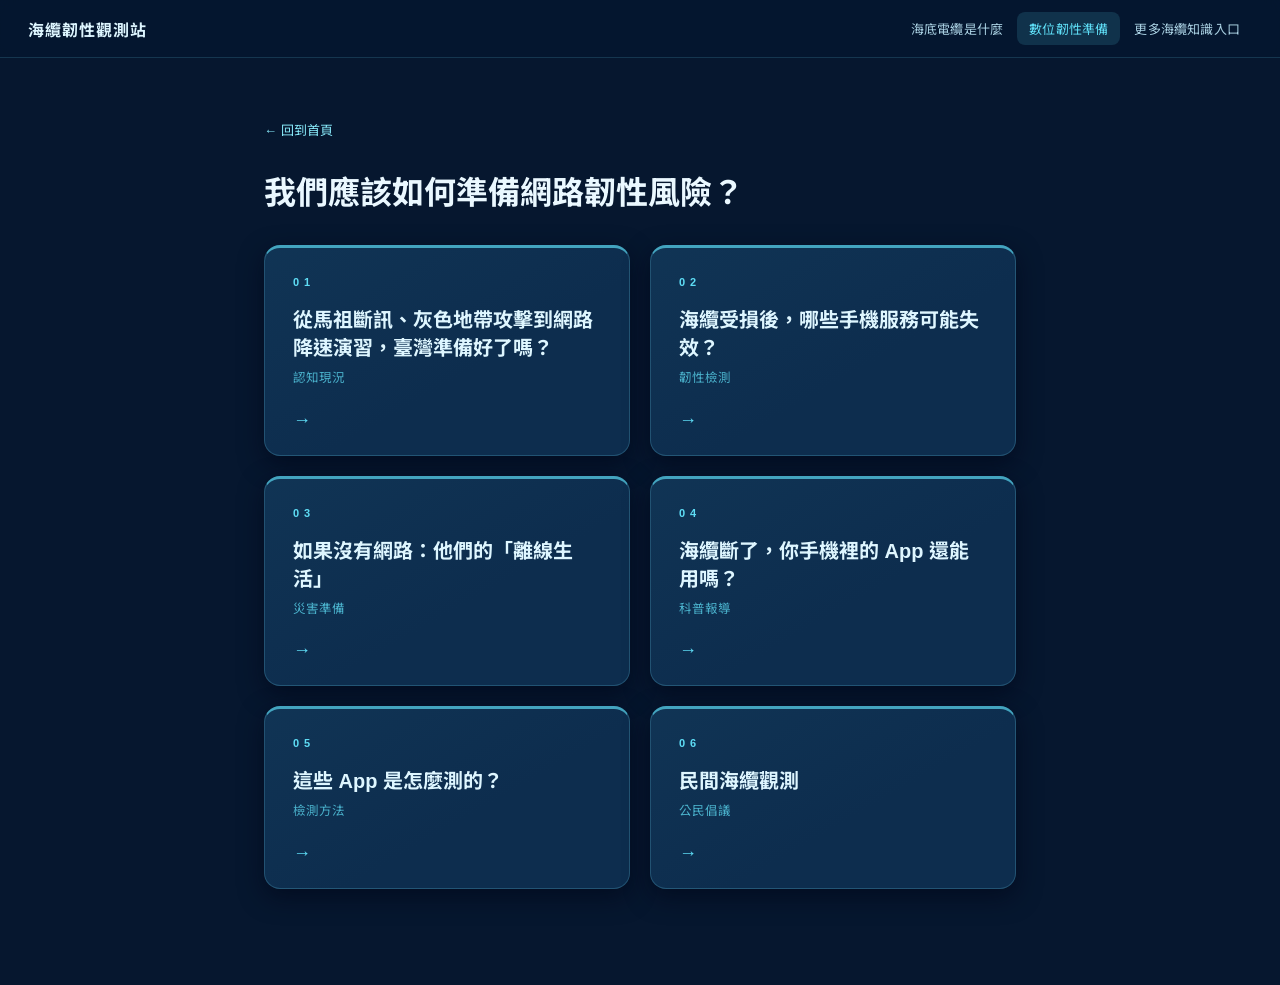
<file: articles/index.html>
<!DOCTYPE html>
<html lang="zh-Hant">
<head>
  <meta charset="UTF-8" />
  <meta name="viewport" content="width=device-width, initial-scale=1.0" />
  <title>文章 — 臺灣數位生命線：海底電纜</title>
  <meta name="description" content="從認知、韌性檢測、災害準備與公民觀測，看見臺灣海纜與網路韌性。" />
  <link rel="canonical" href="https://resilience.ocf.tw/articles/" />
  <meta property="og:type" content="website" />
  <meta property="og:locale" content="zh_TW" />
  <meta property="og:title" content="文章 — 臺灣數位生命線：海底電纜" />
  <meta property="og:description" content="從認知、韌性檢測、災害準備與公民觀測，看見臺灣海纜與網路韌性。" />
  <meta property="og:url" content="https://resilience.ocf.tw/articles/" />
  <link rel="icon" href="../favicon.svg" type="image/svg+xml" />
  <link rel="preconnect" href="https://fonts.googleapis.com" />
  <link rel="preconnect" href="https://fonts.gstatic.com" crossorigin />
  <link href="https://fonts.googleapis.com/css2?family=Noto+Sans+TC:wght@400;500;700&display=swap" rel="stylesheet" />
  <link rel="stylesheet" href="../styles.css" />
  
</head>
<body>
  <a class="skip-link" href="#main">跳到主要內容</a>
  <header class="site-nav" id="site-nav">
    <a class="site-nav-brand" href="../">海纜韌性觀測站</a>
    <button class="site-nav-toggle" type="button" aria-expanded="false" aria-controls="site-nav-menu">
      <span class="visually-hidden">開啟選單</span>
      <span class="site-nav-burger" aria-hidden="true"></span>
    </button>
    <nav id="site-nav-menu" class="site-nav-links" aria-label="主要">
      <a href="../#intro" data-nav="intro"> 海底電纜是什麼 </a>
      <a href="../#articles" data-nav="articles" class="is-active" aria-current="page"> 數位韌性準備 </a>
      <a href="../#portals" data-nav="portals"> 更多海纜知識入口 </a>
    </nav>
  </header>
  <main id="main" class="article-page">
    <div class="article-list">
      <a class="back-home" href="../">← 回到首頁</a>
      <h1>我們應該如何準備網路韌性風險？</h1>
      <div class="articles-grid"><a class="article-card" href="../#article/01-taiwan-seacable" data-article="01-taiwan-seacable">
              <div class="card-top">
                <span class="card-num">01</span>
                
              </div>
              <h3>從馬祖斷訊、灰色地帶攻擊到網路降速演習，臺灣準備好了嗎？</h3>
              <p class="article-card-sub">認知現況</p>
              <span class="card-arrow">→</span>
            </a><a class="article-card" href="../#article/02-apps-when-cables-break" data-article="02-apps-when-cables-break">
              <div class="card-top">
                <span class="card-num">02</span>
                
              </div>
              <h3>海纜受損後，哪些手機服務可能失效？</h3>
              <p class="article-card-sub">韌性檢測</p>
              <span class="card-arrow">→</span>
            </a><a class="article-card" href="../#article/03-prepare-offline" data-article="03-prepare-offline">
              <div class="card-top">
                <span class="card-num">03</span>
                
              </div>
              <h3>如果沒有網路：他們的「離線生活」</h3>
              <p class="article-card-sub">災害準備</p>
              <span class="card-arrow">→</span>
            </a><a class="article-card" href="../#article/04-apps-still-work" data-article="04-apps-still-work">
              <div class="card-top">
                <span class="card-num">04</span>
                
              </div>
              <h3>海纜斷了，你手機裡的 App 還能用嗎？</h3>
              <p class="article-card-sub">科普報導</p>
              <span class="card-arrow">→</span>
            </a><a class="article-card" href="../#article/05-how-apps-were-tested" data-article="05-how-apps-were-tested">
              <div class="card-top">
                <span class="card-num">05</span>
                
              </div>
              <h3>這些 App 是怎麼測的？</h3>
              <p class="article-card-sub">檢測方法</p>
              <span class="card-arrow">→</span>
            </a><a class="article-card" href="../#article/06-community-cable-monitoring" data-article="06-community-cable-monitoring">
              <div class="card-top">
                <span class="card-num">06</span>
                
              </div>
              <h3>民間海纜觀測</h3>
              <p class="article-card-sub">公民倡議</p>
              <span class="card-arrow">→</span>
            </a></div>
    </div>
  </main>
  <script src="../app.js"></script>
</body>
</html>
</file>
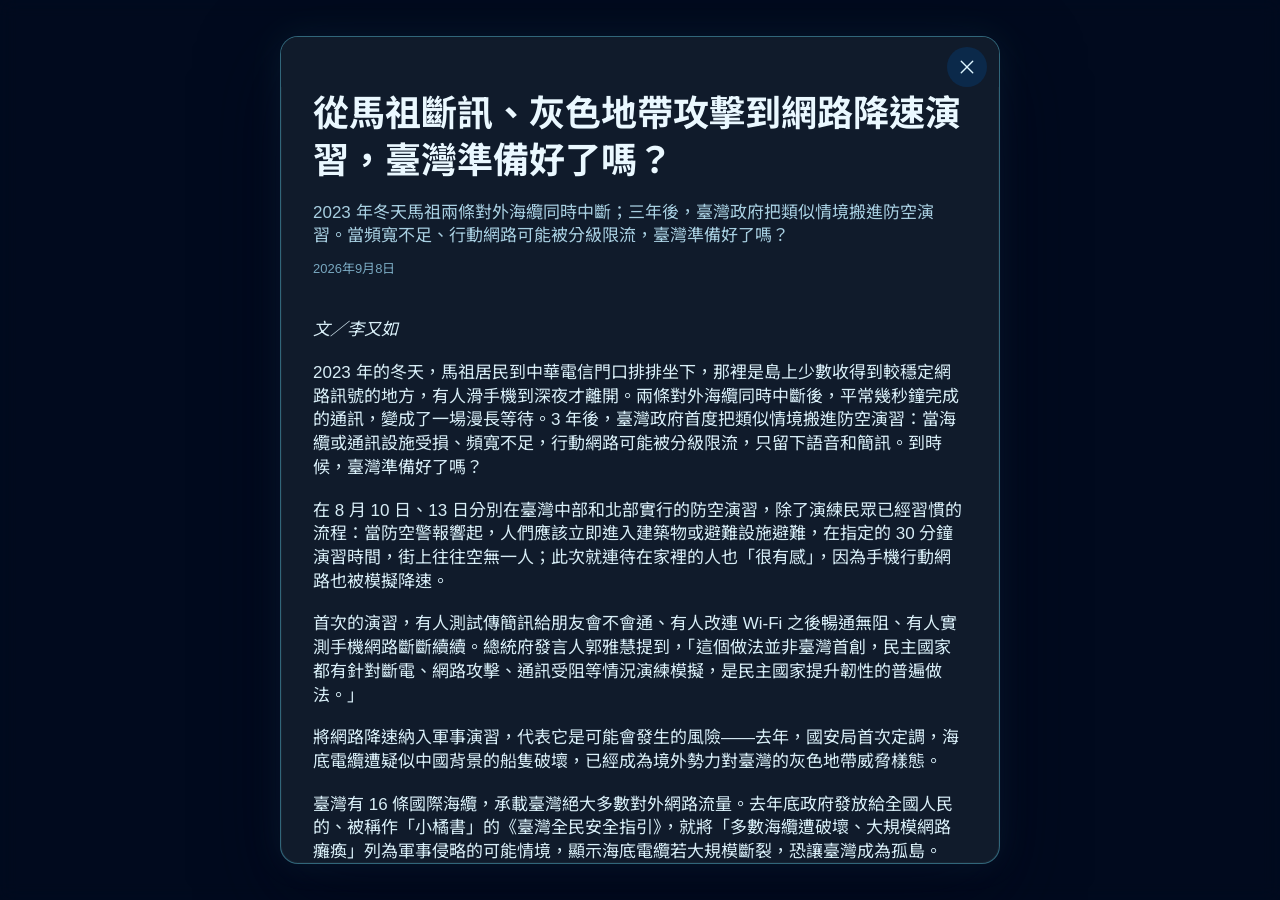
<file: articles/01-taiwan-seacable/index.html>
<!DOCTYPE html>
<html lang="zh-Hant">
<head>
  <meta charset="UTF-8" />
  <meta name="viewport" content="width=device-width, initial-scale=1.0" />
  <title>從馬祖斷訊、灰色地帶攻擊到網路降速演習，臺灣準備好了嗎？ — 臺灣數位生命線：海底電纜</title>
  <meta name="description" content="2023 年冬天馬祖兩條對外海纜同時中斷；三年後，臺灣政府把類似情境搬進防空演習。當頻寬不足、行動網路可能被分級限流，臺灣準備好了嗎？" />
  <link rel="canonical" href="https://resilience.ocf.tw/articles/01-taiwan-seacable/" />
  <meta property="og:type" content="article" />
  <meta property="og:locale" content="zh_TW" />
  <meta property="og:title" content="從馬祖斷訊、灰色地帶攻擊到網路降速演習，臺灣準備好了嗎？ — 臺灣數位生命線：海底電纜" />
  <meta property="og:description" content="2023 年冬天馬祖兩條對外海纜同時中斷；三年後，臺灣政府把類似情境搬進防空演習。當頻寬不足、行動網路可能被分級限流，臺灣準備好了嗎？" />
  <meta property="og:url" content="https://resilience.ocf.tw/articles/01-taiwan-seacable/" />
  <meta property="article:published_time" content="2026-09-08" />
  <link rel="icon" href="../../favicon.svg" type="image/svg+xml" />
  <link rel="preconnect" href="https://fonts.googleapis.com" />
  <link rel="preconnect" href="https://fonts.gstatic.com" crossorigin />
  <link href="https://fonts.googleapis.com/css2?family=Noto+Sans+TC:wght@400;500;700&display=swap" rel="stylesheet" />
  <link rel="stylesheet" href="../../styles.css" />
  
</head>
<body class="article-standalone" data-home="../../">
  <a class="skip-link" href="#main">跳到主要內容</a>
  <header class="site-nav" id="site-nav">
    <a class="site-nav-brand" href="../../">海纜韌性觀測站</a>
    <button class="site-nav-toggle" type="button" aria-expanded="false" aria-controls="site-nav-menu">
      <span class="visually-hidden">開啟選單</span>
      <span class="site-nav-burger" aria-hidden="true"></span>
    </button>
    <nav id="site-nav-menu" class="site-nav-links" aria-label="主要">
      <a href="../../#intro" data-nav="intro"> 海底電纜是什麼 </a>
      <a href="../../#articles" data-nav="articles" class="is-active" aria-current="page"> 數位韌性準備 </a>
      <a href="../../#portals" data-nav="portals"> 更多海纜知識入口 </a>
    </nav>
  </header>
  <main id="main" class="article-modal-page">
    <a class="article-modal-page-backdrop" href="../../#articles" tabindex="-1" aria-label="關閉文章"></a>
    <div class="article-dialog article-dialog--page">
      <div class="article-dialog-bar">
        <a class="article-dialog-close" href="../../#articles" aria-label="關閉文章"><svg viewBox="0 0 24 24" aria-hidden="true"><path fill="currentColor" d="M6.28 5.22a.75.75 0 0 0-1.06 1.06L10.94 12l-5.72 5.72a.75.75 0 1 0 1.06 1.06L12 13.06l5.72 5.72a.75.75 0 1 0 1.06-1.06L13.06 12l5.72-5.72a.75.75 0 0 0-1.06-1.06L12 10.94 6.28 5.22Z"/></svg></a>
      </div>
      <div class="article-dialog-scroll">
        <article class="article-wrap article-wrap--modal">
      <h1>從馬祖斷訊、灰色地帶攻擊到網路降速演習，臺灣準備好了嗎？</h1>
      <p class="article-desc">2023 年冬天馬祖兩條對外海纜同時中斷；三年後，臺灣政府把類似情境搬進防空演習。當頻寬不足、行動網路可能被分級限流，臺灣準備好了嗎？</p>
      <p class="article-meta">2026年9月8日</p>
      <div class="prose">
        <p><em>文／李又如</em></p>
<p>2023 年的冬天，馬祖居民到中華電信門口排排坐下，那裡是島上少數收得到較穩定網路訊號的地方，有人滑手機到深夜才離開。兩條對外海纜同時中斷後，平常幾秒鐘完成的通訊，變成了一場漫長等待。3 年後，臺灣政府首度把類似情境搬進防空演習：當海纜或通訊設施受損、頻寬不足，行動網路可能被分級限流，只留下語音和簡訊。到時候，臺灣準備好了嗎？</p>
<p>在 8 月 10 日、13 日分別在臺灣中部和北部實行的防空演習，除了演練民眾已經習慣的流程：當防空警報響起，人們應該立即進入建築物或避難設施避難，在指定的 30 分鐘演習時間，街上往往空無一人；此次就連待在家裡的人也「很有感」，因為手機行動網路也被模擬降速。</p>
<p>首次的演習，有人測試傳簡訊給朋友會不會通、有人改連 Wi-Fi 之後暢通無阻、有人實測手機網路斷斷續續。總統府發言人郭雅慧提到，「這個做法並非臺灣首創，民主國家都有針對斷電、網路攻擊、通訊受阻等情況演練模擬，是民主國家提升韌性的普遍做法。」</p>
<p>將網路降速納入軍事演習，代表它是可能會發生的風險——去年，國安局首次定調，海底電纜遭疑似中國背景的船隻破壞，已經成為境外勢力對臺灣的灰色地帶威脅樣態。</p>
<p>臺灣有 16 條國際海纜，承載臺灣絕大多數對外網路流量。去年底政府發放給全國人民的、被稱作「小橘書」的《臺灣全民安全指引》，就將「多數海纜遭破壞、大規模網路癱瘓」列為軍事侵略的可能情境，顯示海底電纜若大規模斷裂，恐讓臺灣成為孤島。</p>
<p>若把網路傳輸想像成水流，斷了一條，並不會讓網路消失。但相同的流量、管道卻減少，就會塞車受阻。全斷不容易，但過去有三次接近的經驗，一次發生在 2006 年、兩次發生在近五年間，而馬祖也真的成為斷訊的孤島長達兩個月。</p>
<h2>過去斷纜實際經驗：馬祖發生什麼事？</h2>
<p>首次海纜大規模斷裂發生在 2006 年的恆春大地震。當年 12 月 26 日在巴士海峽發生芮氏規模 7 的強震，雖然對臺灣造成的傷亡不大，卻讓多條海底電纜斷裂，影響到臺灣、日本、中國、韓國之間的網路服務，對外連到美國、英國也受阻。</p>
<p>不過，2006 年臺灣的<a href="https://moda.gov.tw/digital-affairs/digital-service/op-survey/2192">個人上網率</a>只有 64.4%，大多數人使用頻率每日僅有 1-3 小時，使得災難性的影響主要集中在特定行業：如金融業、航空業、旅遊業，一名資深記者就提到，當時臺灣人很習慣在天災後停水、停電、電話不通，不太會意識到網路斷線的影響。但到了 2023 年，就不是這麼回事了。</p>
<p>2023 年臺灣<a href="https://moda.gov.tw/digital-affairs/digital-service/dv-survey/6635">個人上網率</a>逼近九成，大多數人的使用習慣是「幾乎天天且時間長或頻率高」，這讓 2023 年 2 月馬祖對外的 2 號、3 號海纜全斷時，近兩個月的時間幾乎成為孤島。</p>
<p>「一開始收到訊息時，我想說怎麼可能？斷網？應該兩小時後就會好了吧。」馬祖西尾半島物產店創辦人施佩吟當時人在臺灣，收到店裡夥伴的訊息說，現在馬祖網路不穩，可能會斷網好幾天。而她收到訊息時，已經離訊息傳送的時間相隔了半天，「感覺是夜間有一點點流量剩餘時，訊息才傳到我這。」</p>
<p>因為西尾半島物產店的餐點屬於預約制，但當時客人電話打不進來、社群網站訊息也都收不到，「也有客人很不開心，覺得我們不回訊息。」施佩吟提到，無法掌握預約數量就無法事先做準備，加上馬祖的食材也不是去商店買就有，很多都是要靠船班運來，「那段時間，生意也不好，加上我們請了三個員工，影響就是大家都沒什麼事情可做。」</p>
<p>工作與海纜相關的宏明（化名）一直記得那個很奇特的景象，馬祖居民下班後，會到中華電信外面收 Wi-Fi，中華電信還提供椅子給居民坐，「天氣很冷，大家就端著熱茶、坐在那裡滑手機，直至深夜都還有人。」</p>
<p>北竿鄉鄉民代表詹庭語也回憶道，「其實大家有點後知後覺，就覺得可能是中華電信的機房有問題，以為一下子就會恢復了。大概過了一個星期，都沒有恢復，才覺得好像不太對勁。」後來透過議員瞭解，才知道斷纜事件跟中國船隻有關，不只是一般的「網路壞掉」。</p>
<p>「大家好像都『回歸自然』」，詹庭語說，「連找一個小朋友、或跟一個鄉親聯絡，手機連電話都打不通，更不用說是 LINE，得直接去現場找。會問鄰居有沒有看到啊、或是直接去學校找人這樣。這都是現代很難想像的。」</p>
<p>他舉例，超商沒有網路可以運作收銀機，顧客也沒辦法用數位支付。沒有現金的，就用手寫的方式記帳，等到有網路（或有帶現金）的時候再一次結帳。</p>
<p>施佩吟也提到，一開始覺得網路幾天就會好，沒想到後來持續了幾個禮拜，他們開始在店裡舉辦一些讀書會、放映會，「因為真的太無聊了，整個馬祖幾乎都是服務業，除了公務機關，觀光是全島唯一的經濟來源，沒有客人，就代表我們沒事可做。」</p>
<p>讓她印象深刻的是，有一位漁民，平常都以勞力工作為主，幾乎沒有什麼休閒時間。但因為那陣子接不到訂單，「連漁民大哥都跑到我們店裡看書！」</p>
<p>歷經這一切的詹庭語說，「想像如果發生在臺灣本島，其實是很大的一個災難。交通、金融、光是買東西都會受影響。不用講馬祖經歷的兩個月，只要半天，我想就天下大亂了。」</p>
<p>宏明提到，緊急時刻時，網路使用頻寬會先以國防安全優先，軍方一定排第一；再來是重要民生設施，例如航空公司的作業與塔台、醫院等等；再來是公部門，若有迫切需求的時候，會把他們排進白名單。</p>
<p>詹庭語提到，當時有跟鄉親宣導，請先暫停看直播、追劇、下載大型檔案等高流量的上網活動，把頻寬留給公家機關、醫療系統，「地方小，鄉親傳得很快，也會很體諒。」</p>
<p>逼近兩個月的時間讓大家第一次意識到災難的風險，政府後續除了補助興建一條新的電纜（台馬四號海纜，預定九月完工）、強化各島之間的微波路由，也提升了微波訊號。平時馬祖的頻寬需求大約是 8Gbps，2023 年斷纜時，微波容量只有 2.2Gbps；2025 年初，馬祖對外海纜又再一次全斷，但當時的微波訊號已經提升到 12.6 Gbps，儘管後續電纜還是花費數十天才修復，受訪的馬祖人都提到這次沒有感覺到什麼影響。</p>
<p>「今年東引的海纜也有斷，但就沒有到無法通訊的地步。」詹庭語指的是 2026 年 3 月臺馬二號斷裂後、4 月底臺馬三號的東引段也全斷，導致有 26 天的時間東引無法使用網路，也因為微波訊號備援，影響不大。</p>
<p>馬祖能靠微波備援，是因為訊號足以支援馬祖尖峰時段的網路使用量，但如果發生在臺灣本島呢？</p>
<h2>多數是意外，惡意卻難以證明</h2>
<p>《波浪下的數位命脈》作者蘇布拉瑪尼安（Samanth Subramanian）在書中寫道，「借用業內人士最常跟我提起的說法，海底電纜其實不比澆花用的軟水管來得粗。在拿電纜和水管類比時，好幾位資深業界人士的口吻帶著罪惡感，卻又同時帶有驚嘆，彷彿他們既自覺不該將這麼脆弱的東西投進大海，卻又驚訝這個東西竟然在多數時候都能安穩運作，很少橫生枝節。」</p>
<p>海纜負責傳遞全世界超過 95% 的網路流量，實務上卻極其脆弱。國際海纜保護委員會（ICPC）表示，全世界每年約有 150-200 起海纜故障事件，其中約 70–80% 源自意外人為活動，主要就是漁業與船錨。</p>
<div class="flourish-embed flourish-chart" data-src="visualisation/30067284"><iframe src="https://flo.uri.sh/visualisation/30067284/embed" title="互動圖表" loading="lazy" allowfullscreen></iframe></div>

<p>而臺灣近年的統計也呈現類似的趨勢，只是統計範圍限縮在近海，我們的「船錨勾損」明顯大於國際比例，「疑似外力破壞」也有 6 起。</p>
<div class="flourish-embed flourish-chart" data-src="visualisation/30067369"><iframe src="https://flo.uri.sh/visualisation/30067369/embed" title="互動圖表" loading="lazy" allowfullscreen></iframe></div>

<p>數發部受訪時指出，臺灣的海纜相較其他國家面對的風險主要有四個。首先是地緣政治的「灰色地帶」衝突，臺灣海峽航道繁忙，境外敵對勢力極易利用商船、漁船或懸掛第三國旗幟的「權宜輪」以看似無意的拖網或拋錨行為，刻意切斷我國海纜。</p>
<p>再來是臺灣海峽的「淺水困境」，多數國家的海纜很快就會進入深海區，但臺灣連接離島（如金門、馬祖）或部分國際海纜，必須橫跨平均水深僅約 60 公尺的臺灣海峽，使得海纜極易暴露在海上活動的觸及範圍。</p>
<p>第三是臺灣位於全球最活躍的地震帶之一，再加上第四個是周邊海域是傳統漁場與繁忙的國際商船航道，都增添了海纜受損的風險。</p>
<p>宏明提到，海纜在近岸的海床會用泥沙掩埋大約一至二公尺，正常不太會受到漁船影響。但前幾年因為中國的抽砂船大量盜沙，導致很多海纜直接裸露在海床上，讓海纜受損的機率開始變得頻繁。</p>
<p>「海纜斷裂」在這幾年逐漸進入大眾的視野，也是因為中國。實際上，馬祖 2023 年的海纜斷裂，就「疑似」是中國船隻所為。數發部的<a href="https://www-api.moda.gov.tw/File/Get/moda/zh-tw/kj9vSvBw5wUeqla">報告</a>提到，國安單位指出，「中共大型貨輪在我周邊海域等待進港前、下錨固定船舶時，便曾勾斷海纜造成損壞，例如 112 年 2 月臺馬 3 號海纜（TM3）疑遭中共貨輪下錨作業損壞」。</p>
<p>會說「疑似」，是因為無法證明其惡意或意圖，直到 2025 年 2 月才因正式扣押到船隻、從船上的紀錄判斷其有惡意，有了第一起正式判決。</p>
<div class="flourish-embed flourish-table" data-src="visualisation/30067408"><iframe src="https://flo.uri.sh/visualisation/30067408/embed" title="互動圖表" loading="lazy" allowfullscreen></iframe></div>

<p>數發部提到，這類船舶通常會用多組船舶自動識別系統，透過切換、或關閉的方式，讓執法機關無法掌握其行蹤；或是變造船的外觀或船名，混淆執法人員，來規避查緝；而目前這類「權宜輪灰色地帶行為」，已被數發部列為防護關鍵議題。</p>
<p>再加上，海纜事故一旦發生在領海以外，我國能行使的管轄權也會受到限制。立委王定宇就<a href="https://ppg.ly.gov.tw/ppg/sittings/2025011024/details?meetingDate=114/01/16&meetingTime=09:00-17:30&departmentCode=null">曾質詢國安局長蔡明彥</a>，假設在公海發現了船隻正在破壞海底電纜怎麼辦？蔡明彥指出，管轄權有些疑義，就算確定疑犯、確定破壞位置、確定犯行，但船隻是在公海上，也得透過該船的船旗國來進行司法調查；也提到，如果沒有當場以現行犯逮捕，後續事證調查也很不容易。</p>
<p>而這類的灰色地帶行為，除了讓執法困難，也容易造成認知落差及誤解。</p>
<h2>原因未明，人們已經有答案</h2>
<p>為了暸解社群輿論對於海底電纜的認識，我們抓取 Facebook 與 Threads 的海纜相關留言共 8 千餘則，分析留言內容及原始內容。或許是受到演算法影響、或許是內容較為吸睛，大多數關於海纜、又有討論及流量的內容，都與中國蓄意切斷電纜有關。</p>
<div class="flourish-embed flourish-chart" data-src="visualisation/30067631"><iframe src="https://flo.uri.sh/visualisation/30067631/embed" title="互動圖表" loading="lazy" allowfullscreen></iframe></div>

<blockquote>
<p>「鄭習會可以提出這個問題嗎？很煩a」<br>「可以對割電纜的船掃射嗎？打成馬蜂窩一樣！打死人算他運氣不好！」<br>「拉下去跟電纜綁在一起」<br>「自己不做保護措施？」<br>「故意的嚴辦，關到死就不敢再來了」<br>「請問臺灣有什麼反制的方法」<br>「態度硬起來辦！」</p>
</blockquote>
<p>觀察留言，也可以發現「海纜斷裂」出現在各種「網路變慢」的討論中，也有人直接歸因於中國，形成一條因果關係鏈：網路變慢一定是海纜斷掉、海纜斷掉就是中國害的。</p>
<p>但並不是所有人都接受這樣的歸因。討論中有另外一條明顯的敘事，認為證據不明確，不應該通通都怪給中國，或認為這些過度推論的結果都是政治操作。</p>
<p>「在臺灣，海纜議題的關注非常高。」東京大學及中國戰略風險研究所研究員唐若凌提到，「如果去看歐洲例如瑞典、芬蘭怎麼看這個議題，數字肯定低很多。」</p>
<p>她提到，宏觀看來，這些因中國而起的個案不多，「但作為民眾，我可能就是看新聞或是社群媒體上的內容。從心理學的角度看，就是用最快、最直覺、最自動化的方式去解釋一個有點模糊的現象。尤其海纜本來就是技術性的議題，再加上真的『看不到』，只是憑空想像。加上媒體也不會因為海纜意外被漁船損壞、地震影響就報導，因為損害次數真的太多了。」</p>
<p>「臺灣因為地緣政治問題、以及身處的地理位置，讓這個議題被放得很大。」唐若凌提到，倒也不是說中國沒有錯，因為的確有一起案件跟中國籍船長有關（但沒有證據是國家指使），但如果臺灣的民眾把所有的事故都說是中國害的，中國很容易可以去炒作一個局勢，說臺灣在沒有證據的情況下，急於歸因中國是大壞蛋，「這可能會影響到臺灣的可信度，因為臺灣跟大部分的民主國家都沒有一個很正式的外交關係。」</p>
<p>唐若凌提醒，民眾第一時間能知道網路斷線的肇因很重要，如果政府澄清的訊息無法及時傳遞給民眾，很容易造成認知作戰的空間；她也指出，不只是資訊透明，訊息內容也需要橫向溝通。</p>
<p>2025 年 9 月時，網路社群截圖「臺灣海纜動態地圖」的資訊，上面有 9 條紅線，被直接解讀為「<a href="https://www.nsb.gov.tw/assets/documents/%E6%9C%80%E6%96%B0%E6%B6%88%E6%81%AF/26ea3be5-c861-4ec4-ba1c-4a79c314c975.pdf">9 條海纜全斷，臺灣險淪網路孤島</a>」。實際上，地圖上的紅線代表連線異常，但連線異常可能有多種原因，包括部分損害、斷裂、甚至是登陸站傳輸設備故障等，並不能直接解讀為「全斷」，當時只有 3 條是完全斷裂在修復中。</p>
<p>唐若凌表示，當時數發部、中華電信、總統賴清德都對此事件回應，內容都是正確的，但都站在不同的角度，也似乎沒有直接回應到民眾的問題：到底斷了還是沒有斷？是誰的錯？大家看完也是一頭霧水。</p>
<div class="flourish-embed flourish-table" data-src="visualisation/30067799"><iframe src="https://flo.uri.sh/visualisation/30067799/embed" title="互動圖表" loading="lazy" allowfullscreen></iframe></div>

<p>「其實就是需要公私合作，如何正確地去傳遞這些事件反映出來的訊息，民眾看完才不會還是不知道發生了什麼事。」唐若凌說。</p>
<p>政府需要安撫民眾的過度恐慌與誤解，但風險溝通跟淡化風險之間，往往只有一線之隔。</p>
<p>數發部則回應，目前已經於官網設立「最新海纜狀況」專區，與民眾網路使用直接相關的「障礙狀況」、「維修進度」及「通訊備援運作狀況」將持續即時更新；但海纜是國家基礎關鍵設施，為防範潛在安全威脅，詳細路線、現有防護措施的弱點評估等具有高度機敏性的安全情資，不會對外公開。</p>
<h2>不是只有「全斷」才需要準備</h2>
<p>「我覺得海纜全斷其實很難發生，但不是完全不可能，畢竟所有事情都有可能。」唐若凌說，「但一定要全斷，它才是個重要的議題嗎？全斷才需要準備嗎？其實不是。尤其臺灣大多數的國際海纜由一家公司擁有，就算斷個五、六條，影響已經非常大。」</p>
<p>海纜地圖的作者尤理衡解釋，「大多數的臺灣用戶都是用中華電信，它在國內的骨幹還可以，主要就是對外部分。對外部分算是蠻集中在某些海纜上面。如果是其他電信業，可能代表它們購買的頻寬不夠；但如果是中華電信，大部分都是海纜有問題。」</p>
<p>引發誤會的「臺灣海纜動態地圖」，是第一個讓海纜「被看見」的產品。作者尤理衡起初只是因為不想被特定的網路服務商綁架，想自行購買網路服務，並將斷線也納入風險計算中，便開始了海纜的研究，並將研究成果架設海纜地圖，將即時資訊公布給大眾。</p>
<p>除了官方的公告來源，尤理衡有一個自己的資訊群組。這些人是不同網路服務的使用者，這些服務通常依賴固定的海纜，只要該服務中斷了，通常就是海纜的問題。他也會搭配漁業署的航船佈告，看到海纜維修船出動的點位跟原因。</p>
<p>「全斷確實很困難。」尤理衡說，「但去年斷了幾條，用起來就很痛苦。」他提到，去年往南向的海纜斷了蠻多條，寫程式的人幾乎都會用 Github，開起來非常慢，本來要下載 1 分鐘的東西，可能變成 20 幾分鐘；看國外的東西都要轉個五秒才會顯示得出來。</p>
<p>從 2023 年馬祖斷纜事件之後，政府與立法院推動「海纜七法」，增加過失處罰、船舶沒收及 AIS 管理等規定；同時興建新的海纜備援，臺馬四號海纜即將加入既有路由；數發部補助業者強化海纜與登陸站、增加微波與衛星等備援，也用補助鼓勵業者縮短修復時間。尤理衡就提到，以前國外海纜修復都要花費半年以上，在數發部的獎勵措施後，現在大概一、兩個月就修好了。</p>
<p>數發部提到，目前只要修復時間顯著優於過往海纜平均修復時間者，就給予獎勵，修越快補越多。目前已有 2 起案件（臺馬2號、臺馬3號）因搶修時程顯著優於過往基準（108天），符合獎勵規定申請補助，展現政策引導提速之成效。</p>
<p>正因海纜全斷不容易發生，對臺灣本島而言，部分纜線受損，會有替代線路接上，只是要忍耐慢速多久的問題。長期斷網的不便，彷彿變成馬祖居民的獨特經驗。但歷經兩個月的斷網，馬祖人有特別再為可能的風險做準備嗎？詹庭語提到，「老實說沒有。站在鄉親的立場，好像有點無能為力？當時的狀況就是沒有通訊，沒辦法做任何事情，只能等待修復。」</p>
<p>而對投入海纜研究的中研院副研究員李梅君來說，這些準備與認識，是韌性的培養，也是因為焦慮需要被拆解（unpacked）。</p>
<p>李梅君提到，「大部分的基礎設施，如水、電、通訊，都是政府去維護、或與政府有很強烈的連結。我們經常覺得如果壞了，就是仰賴政府，等待人來救援。」但這幾年的風氣，包括臺灣在討論民防議題、俄烏戰爭中烏克蘭所展現的，「是就算我們是軍力比較弱小，打愈久，撐下去的同時，我的勝利是怎麼樣讓我的社會在危機的狀況下，能穩定地、長久地維持，去呈現我們的韌性。」</p>
<p>「最近的演習就在告訴我們，當某些基礎設施被破壞，網路變得壅塞，政府會直接調降一般人的通訊需求，讓它覺得比較重要的需求可以有比較大的流量。在這個狀況下，人們就要自救。」李梅君說，「我不想要扯大家後腿，我可能不適合上戰場，但我希望可以保護我的家人，可以在可能發生的危機中有更多的希望。對我來說就是在做這樣的準備。」</p>
<p>她成立 <a href="https://crcolab.art/">Cyborg Resilience Co-lab，CRC 賽伯格韌性實驗室</a>，主軸之一就是海底電纜與數位韌性議題。李梅君提到，身為一個母親，面對中國的持續侵擾、規格升級的軍演，以及俄烏戰爭的發生等等，「我對於會發生什麼樣的戰爭這件事，一直都有種不安全感。除了思考我要怎麼更有韌性以外，也感受到現在發生的事情，其實圍繞在這些我們不夠瞭解的技術上。」</p>
<p>「例如對網路基礎設施不夠熟悉的時候，就會單純想像，海纜斷了，就沒有網路。沒有網路就是不管現在用手機或電腦，就會跟外界斷聯，這樣很單線的想像。」李梅君說，「但網路基礎設施的複雜性，網路從海纜接到使用者的手機，中間的環節、可以控制它的人、調配它的人、改變它的角色，都太多太複雜了。」</p>
<p>由於不能確切知道海纜斷裂到底會發生什麼事，「這種恐慌跟焦慮，需要被拆解，可能有很多錯假訊息在裡面。包括因為中國灰色戰略導致的一種瀰漫式焦慮，例如臺灣人民會常常感受到：只要我的網路使用不穩定了、哪裡怪怪的，就一定是海纜的問題。」</p>
<p>她說，「暸解之後，會發現原來這個問題比我們想像中層次更多一點。有了更多正確的認識，你的焦慮可能就不會那麼極端。」</p>

      </div>
    </article>
      </div>
    </div>
  </main>
  <script src="../../app.js"></script>
</body>
</html>
</file>
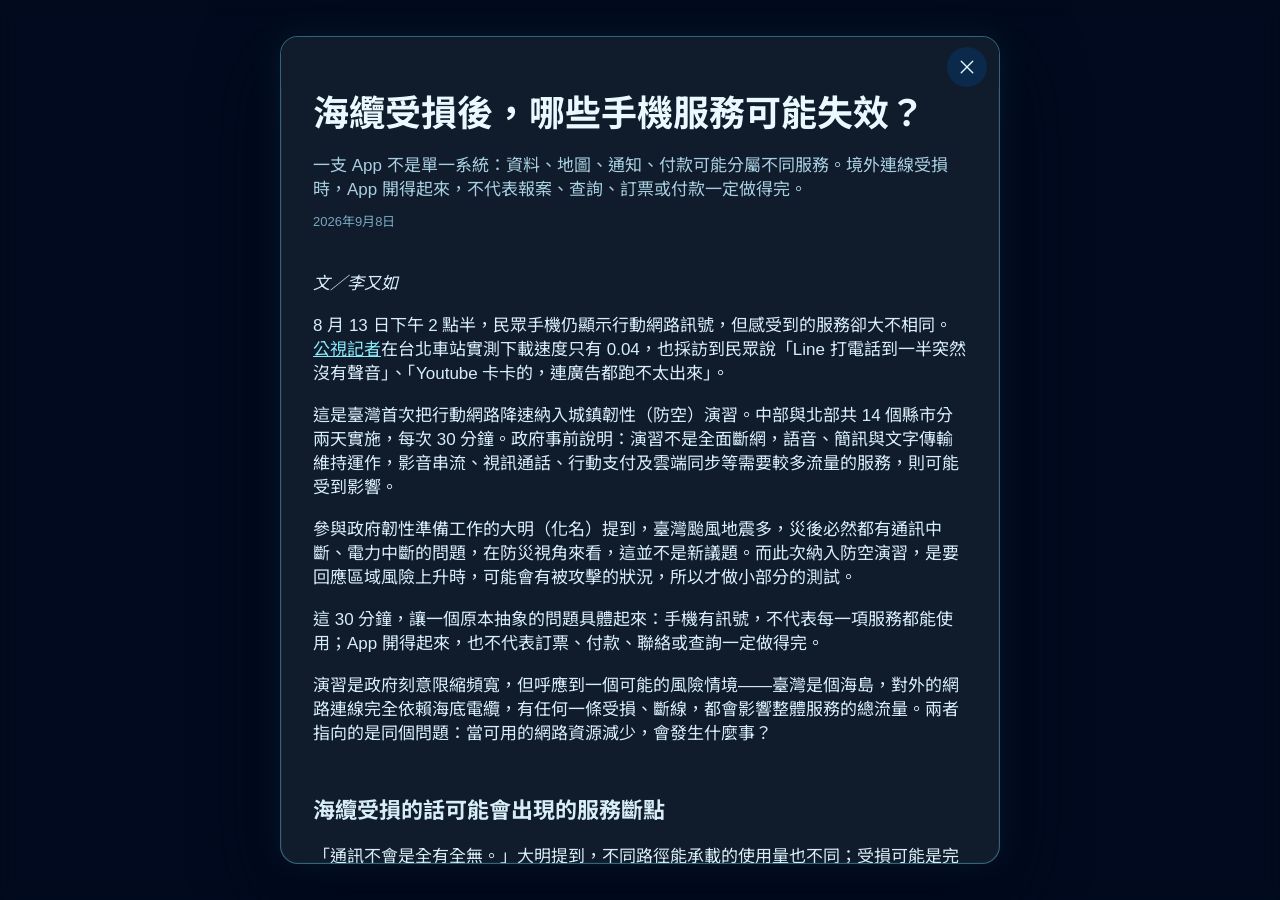
<file: articles/02-apps-when-cables-break/index.html>
<!DOCTYPE html>
<html lang="zh-Hant">
<head>
  <meta charset="UTF-8" />
  <meta name="viewport" content="width=device-width, initial-scale=1.0" />
  <title>海纜受損後，哪些手機服務可能失效？ — 臺灣數位生命線：海底電纜</title>
  <meta name="description" content="一支 App 不是單一系統：資料、地圖、通知、付款可能分屬不同服務。境外連線受損時，App 開得起來，不代表報案、查詢、訂票或付款一定做得完。" />
  <link rel="canonical" href="https://resilience.ocf.tw/articles/02-apps-when-cables-break/" />
  <meta property="og:type" content="article" />
  <meta property="og:locale" content="zh_TW" />
  <meta property="og:title" content="海纜受損後，哪些手機服務可能失效？ — 臺灣數位生命線：海底電纜" />
  <meta property="og:description" content="一支 App 不是單一系統：資料、地圖、通知、付款可能分屬不同服務。境外連線受損時，App 開得起來，不代表報案、查詢、訂票或付款一定做得完。" />
  <meta property="og:url" content="https://resilience.ocf.tw/articles/02-apps-when-cables-break/" />
  <meta property="article:published_time" content="2026-09-08" />
  <link rel="icon" href="../../favicon.svg" type="image/svg+xml" />
  <link rel="preconnect" href="https://fonts.googleapis.com" />
  <link rel="preconnect" href="https://fonts.gstatic.com" crossorigin />
  <link href="https://fonts.googleapis.com/css2?family=Noto+Sans+TC:wght@400;500;700&display=swap" rel="stylesheet" />
  <link rel="stylesheet" href="../../styles.css" />
  
</head>
<body class="article-standalone" data-home="../../">
  <a class="skip-link" href="#main">跳到主要內容</a>
  <header class="site-nav" id="site-nav">
    <a class="site-nav-brand" href="../../">海纜韌性觀測站</a>
    <button class="site-nav-toggle" type="button" aria-expanded="false" aria-controls="site-nav-menu">
      <span class="visually-hidden">開啟選單</span>
      <span class="site-nav-burger" aria-hidden="true"></span>
    </button>
    <nav id="site-nav-menu" class="site-nav-links" aria-label="主要">
      <a href="../../#intro" data-nav="intro"> 海底電纜是什麼 </a>
      <a href="../../#articles" data-nav="articles" class="is-active" aria-current="page"> 數位韌性準備 </a>
      <a href="../../#portals" data-nav="portals"> 更多海纜知識入口 </a>
    </nav>
  </header>
  <main id="main" class="article-modal-page">
    <a class="article-modal-page-backdrop" href="../../#articles" tabindex="-1" aria-label="關閉文章"></a>
    <div class="article-dialog article-dialog--page">
      <div class="article-dialog-bar">
        <a class="article-dialog-close" href="../../#articles" aria-label="關閉文章"><svg viewBox="0 0 24 24" aria-hidden="true"><path fill="currentColor" d="M6.28 5.22a.75.75 0 0 0-1.06 1.06L10.94 12l-5.72 5.72a.75.75 0 1 0 1.06 1.06L12 13.06l5.72 5.72a.75.75 0 1 0 1.06-1.06L13.06 12l5.72-5.72a.75.75 0 0 0-1.06-1.06L12 10.94 6.28 5.22Z"/></svg></a>
      </div>
      <div class="article-dialog-scroll">
        <article class="article-wrap article-wrap--modal">
      <h1>海纜受損後，哪些手機服務可能失效？</h1>
      <p class="article-desc">一支 App 不是單一系統：資料、地圖、通知、付款可能分屬不同服務。境外連線受損時，App 開得起來，不代表報案、查詢、訂票或付款一定做得完。</p>
      <p class="article-meta">2026年9月8日</p>
      <div class="prose">
        <p><em>文／李又如</em></p>
<p>8 月 13 日下午 2 點半，民眾手機仍顯示行動網路訊號，但感受到的服務卻大不相同。<a href="https://news.pts.org.tw/article/822276">公視記者</a>在台北車站實測下載速度只有 0.04，也採訪到民眾說「Line 打電話到一半突然沒有聲音」、「Youtube 卡卡的，連廣告都跑不太出來」。</p>
<p>這是臺灣首次把行動網路降速納入城鎮韌性（防空）演習。中部與北部共 14 個縣市分兩天實施，每次 30 分鐘。政府事前說明：演習不是全面斷網，語音、簡訊與文字傳輸維持運作，影音串流、視訊通話、行動支付及雲端同步等需要較多流量的服務，則可能受到影響。</p>
<p>參與政府韌性準備工作的大明（化名）提到，臺灣颱風地震多，災後必然都有通訊中斷、電力中斷的問題，在防災視角來看，這並不是新議題。而此次納入防空演習，是要回應區域風險上升時，可能會有被攻擊的狀況，所以才做小部分的測試。</p>
<p>這 30 分鐘，讓一個原本抽象的問題具體起來：手機有訊號，不代表每一項服務都能使用；App 開得起來，也不代表訂票、付款、聯絡或查詢一定做得完。</p>
<p>演習是政府刻意限縮頻寬，但呼應到一個可能的風險情境——臺灣是個海島，對外的網路連線完全依賴海底電纜，有任何一條受損、斷線，都會影響整體服務的總流量。兩者指向的是同個問題：當可用的網路資源減少，會發生什麼事？</p>
<h2>海纜受損的話可能會出現的服務斷點</h2>
<p>「通訊不會是全有全無。」大明提到，不同路徑能承載的使用量也不同；受損可能是完全中斷，也可能只是容量下降。單一路徑受影響，也會有其他替代通訊如無線電、衛星補上。</p>
<p>不同於曾經因海纜斷裂而對外幾乎失聯的離島馬祖，臺灣本島的網路服務，除了對外連接的海纜外，還有國內電纜。但網路服務產品並不是一個完整封閉的系統，如網頁、APP 的不同區塊，主要資料、地圖、通知、登入、安全檢查、付款、外部頁面等元素，可能分別由不同服務提供。開放文化基金會的研究就發現，即使主要系統設在臺灣，使用者的操作流程，仍可能因為地圖載不出來、無法重新登入、收不到通知，或交易確認送不出去，停在流程中途。</p>
<h2>網頁與 APP 境外連線檢測</h2>
<p>開放文化基金會曾對常用網站做了依賴測試，在〈<a href="https://resilience.ocf.tw/web/report">海纜斷光會怎樣？認識臺灣的國際網路中斷風險</a>〉報告中，顯示境外依賴相當普遍：2,179 個完成測試的網站中，近 40% 在開啟時取用境外資源，有高度失效風險；近 50% 雖然沒有直接連向境外資源，但使用跨國雲端業者設在臺灣的節點，其控制介面、來源架構、身分驗證或快取持續能力，仍可能依賴境外系統，實際可用性並無法確定。</p>
<p>開放文化基金會也開發 <a href="https://srtt.ocf.tw/">SRTT 檢測工具</a>，並提供 <a href="https://zeroflare.github.io/ocf-srtt-app-report/#/%E7%A7%91%E6%99%AE%E5%A0%B1%E5%B0%8E-%E6%B5%B7%E7%BA%9C%E6%96%B7%E4%BA%86%E9%82%84%E8%83%BD%E7%94%A8%E5%97%8E">10 篇深度測試報告</a>，協助使用者暸解手機的 APP 會連到哪些網域、是否經過境外伺服器。測試顯示，行動自然人憑證、警政服務、健保快易通、行動郵局、台鐵 e 訂通與臺灣行動支付等六款政府或公股服務，關鍵資料與交易在測試中，都連往政府專網或臺灣電信機房，未觀察到必須出境的情形；但仍有部分附加功能（例如打詐儀表板）使用境外服務。</p>
<p>民間 APP 中，Google 地圖、ChatGPT 及智生活的連線落在臺灣節點，但真正提供運算、儲存或控制功能的系統，卻未必位於臺灣，無法依此推定斷纜後仍可使用。LINE 的通訊核心位於日本，蝦皮購物的下單與付款系統位於新加坡，兩者對跨境連線的依賴更加直接。（詳見分析報告：〈<a href="https://zeroflare.github.io/ocf-srtt-app-report/#/%E7%A7%91%E6%99%AE%E5%A0%B1%E5%B0%8E-%E6%B5%B7%E7%BA%9C%E6%96%B7%E4%BA%86%E9%82%84%E8%83%BD%E7%94%A8%E5%97%8E">海纜斷了，你手機裡的 App 還能用嗎？</a>〉）</p>
<h2>實測 SRTT 模擬緊急情境資訊查詢</h2>
<p>我們也實際使用 SRTT 工具，檢測幾項貼近民生服務的 APP，如「消防防災 e 點通」、「行動水情」、「環境即時通」、「臺灣電力」、「臺灣自來水」、「T-EX 行動購票」、「YouBike」、「監理服務」等，操作過程都沒有出現「境外流量」，但共通點是，主要功能之外仍會同時連接境外服務。</p>
<p><img src="../../images/02-image1.png" alt=""><br>設定後在 SRTT 網站點選開始分析，同時在手機上操作 APP，就能看到手機在執行這些動作時，流量經過哪些國家。</p>
<p>例如許多 APP 會串接地圖，讓使用者可以快速查找在自己身邊的服務，除了顯示地圖本身，使用定位、或導航功能時，就會連接到 Google Map 服務。「消防防災 e 點通」是少數有離線地圖的服務，也串接不同圖層，可以方便查詢避難所、醫療院所等資訊，但離線地圖資源需要先下載，使用者需要事先準備。</p>
<div class="flourish-embed flourish-table" data-src="visualisation/30079901"><iframe src="https://flo.uri.sh/visualisation/30079901/embed" title="互動圖表" loading="lazy" allowfullscreen></iframe></div>

<p>有些 APP 啟用時會連線至 Firebase 等外部服務，以提供推播、遠端設定或使用分析；也有些 APP 將 Facebook 頁面或官方網站嵌入介面。若這些連線中斷，受影響的可能只是通知或外部內容，也可能波及重要功能，必須視服務在 App 中扮演的角色而定。</p>
<p>如開放文化基金會的<a href="https://zeroflare.github.io/ocf-srtt-app-report">測試報告</a>提到的，相同的外部服務在不同 APP 中可能有不同用途。例如行動自然人憑證使用 Firebase 處理推播與使用分析，但身分驗證及簽章仍連往政府網路；智生活則將 Firebase 用於即時資料、遠端設定與推播，不能只憑網域或連線國家判斷核心系統的位置或斷線後的影響。</p>
<p>SRTT 與報告的深度分析能呈現 APP 曾連線的網域及部分功能無法模擬國際連線實際中斷的狀況，這裡提及的「可能斷點」不代表必然的錯誤，而是我們可以思考的預先準備：這些我們慣常依賴使用的服務，如果在緊急情況下失效，能不能馬上找到替代方案？</p>
<h2>當通訊受損</h2>
<p>政府會優先把有限的通訊能力保留給指揮和救災單位，民眾只能使用有限的流量。綜整這些測試情境，是為了在危急時刻，確保自身得知最新消息、以及傳遞消息的能力。這也是行動網路降速演習的目的。</p>
<p>大明指出，以單純的通訊受損情況，他會鼓勵民眾這樣思考與準備：先想像在這段期間內必須處理的急迫狀況。例如家裡有長輩有突發狀況需要醫療服務，那就得確保在通訊中斷時，你還是可以找到這樣的服務，例如可以預先調查家裡附近的醫療資源等等。</p>
<p>大明指出，因應實際發生的情況不同，應變也有差異。以天災為例，大部分持續時間不會非常久，政府體系也會持續運作，這時通訊的目的是為了回報狀況，「過去我們也有在救災時遇過，因為民眾手機打不通，沒辦法報案。雖然警察內部通訊正常，但因為民眾報案的電話打不進來，你不知道實際上發生什麼事。那我們就會提醒民眾，或許有能力的話，就直接到消防局、警察局、派出所回報。」</p>
<p>「如果時間再拉長一點到 24 小時或 72 小時以上，你會預期民眾大概沒有辦法自己準備這麼久的物資，如何確保生活需求，就是關鍵。」大明提到，政府也應該預期，屆時需要在某些地方提供民生必需服務與支援，還有如何讓民眾知道這些資訊。</p>
<p>他指出，如果無法傳遞資訊、或事先沒有與民眾約定，可以在民眾本來就常常出沒的位置、或是本來就會習慣性尋求協助的地點，提供這些資訊，因為除非民眾失去行動能力，不然他還是會出門去設法找到他需要的東西，這時候就要把握機會傳遞資訊。不要讓他拿了物資就走，要順便跟他說目前有哪些機制、服務在運作，可以在哪裡找到幫助。</p>
<p>至於衝突情境，大明認為應變目的也會不同。通訊是聯繫政府、救援單位或家人，並協調接下來行動的手段；最急迫的事態下可能是回到住所、確認彼此安全。他說：「維持通訊當然是一件事情，可是問題的核心都是怎麼保護自己、或是你想保護的對象。」</p>

      </div>
    </article>
      </div>
    </div>
  </main>
  <script src="../../app.js"></script>
</body>
</html>
</file>
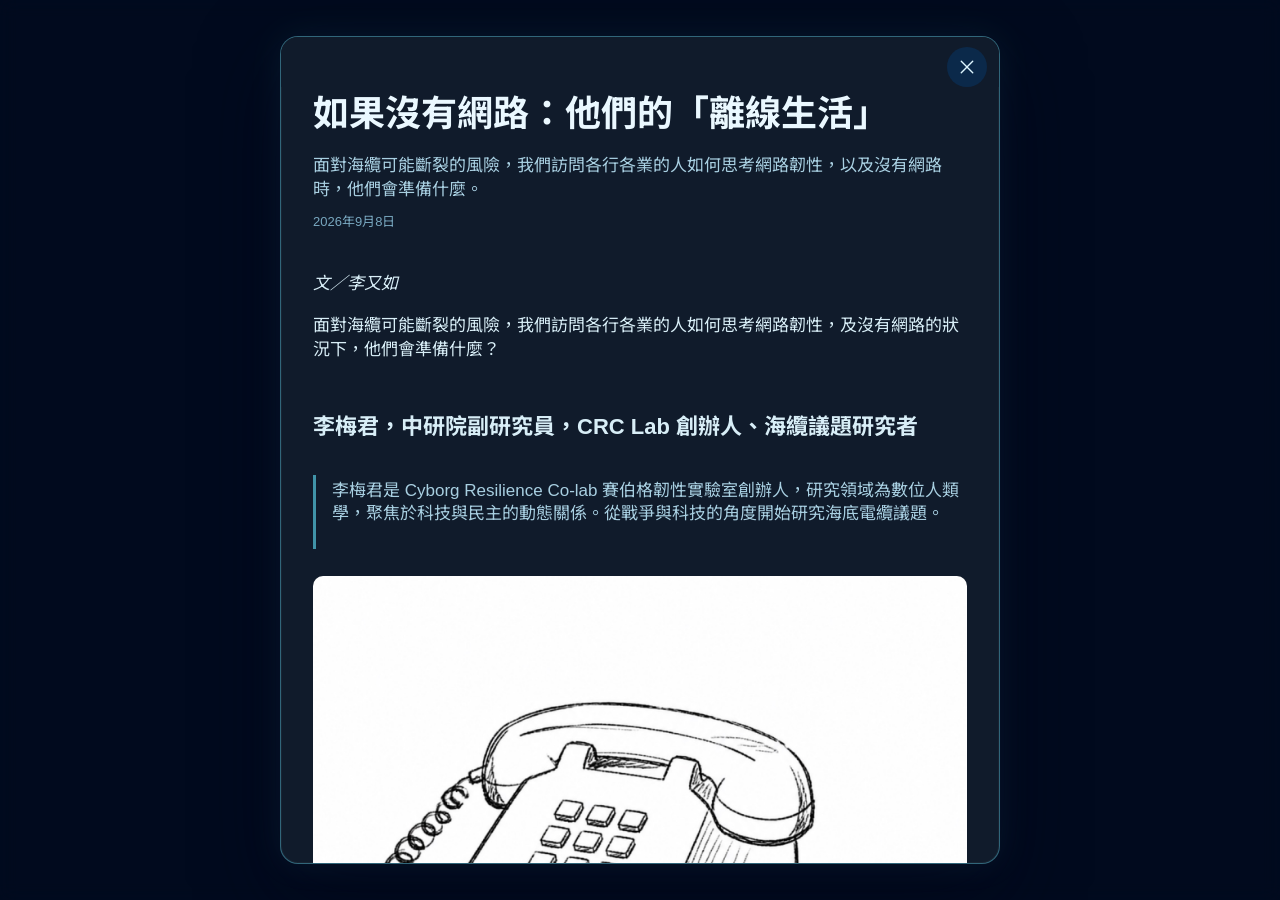
<file: articles/03-prepare-offline/index.html>
<!DOCTYPE html>
<html lang="zh-Hant">
<head>
  <meta charset="UTF-8" />
  <meta name="viewport" content="width=device-width, initial-scale=1.0" />
  <title>如果沒有網路：他們的「離線生活」 — 臺灣數位生命線：海底電纜</title>
  <meta name="description" content="面對海纜可能斷裂的風險，我們訪問各行各業的人如何思考網路韌性，以及沒有網路時，他們會準備什麼。" />
  <link rel="canonical" href="https://resilience.ocf.tw/articles/03-prepare-offline/" />
  <meta property="og:type" content="article" />
  <meta property="og:locale" content="zh_TW" />
  <meta property="og:title" content="如果沒有網路：他們的「離線生活」 — 臺灣數位生命線：海底電纜" />
  <meta property="og:description" content="面對海纜可能斷裂的風險，我們訪問各行各業的人如何思考網路韌性，以及沒有網路時，他們會準備什麼。" />
  <meta property="og:url" content="https://resilience.ocf.tw/articles/03-prepare-offline/" />
  <meta property="article:published_time" content="2026-09-08" />
  <link rel="icon" href="../../favicon.svg" type="image/svg+xml" />
  <link rel="preconnect" href="https://fonts.googleapis.com" />
  <link rel="preconnect" href="https://fonts.gstatic.com" crossorigin />
  <link href="https://fonts.googleapis.com/css2?family=Noto+Sans+TC:wght@400;500;700&display=swap" rel="stylesheet" />
  <link rel="stylesheet" href="../../styles.css" />
  
</head>
<body class="article-standalone" data-home="../../">
  <a class="skip-link" href="#main">跳到主要內容</a>
  <header class="site-nav" id="site-nav">
    <a class="site-nav-brand" href="../../">海纜韌性觀測站</a>
    <button class="site-nav-toggle" type="button" aria-expanded="false" aria-controls="site-nav-menu">
      <span class="visually-hidden">開啟選單</span>
      <span class="site-nav-burger" aria-hidden="true"></span>
    </button>
    <nav id="site-nav-menu" class="site-nav-links" aria-label="主要">
      <a href="../../#intro" data-nav="intro"> 海底電纜是什麼 </a>
      <a href="../../#articles" data-nav="articles" class="is-active" aria-current="page"> 數位韌性準備 </a>
      <a href="../../#portals" data-nav="portals"> 更多海纜知識入口 </a>
    </nav>
  </header>
  <main id="main" class="article-modal-page">
    <a class="article-modal-page-backdrop" href="../../#articles" tabindex="-1" aria-label="關閉文章"></a>
    <div class="article-dialog article-dialog--page">
      <div class="article-dialog-bar">
        <a class="article-dialog-close" href="../../#articles" aria-label="關閉文章"><svg viewBox="0 0 24 24" aria-hidden="true"><path fill="currentColor" d="M6.28 5.22a.75.75 0 0 0-1.06 1.06L10.94 12l-5.72 5.72a.75.75 0 1 0 1.06 1.06L12 13.06l5.72 5.72a.75.75 0 1 0 1.06-1.06L13.06 12l5.72-5.72a.75.75 0 0 0-1.06-1.06L12 10.94 6.28 5.22Z"/></svg></a>
      </div>
      <div class="article-dialog-scroll">
        <article class="article-wrap article-wrap--modal">
      <h1>如果沒有網路：他們的「離線生活」</h1>
      <p class="article-desc">面對海纜可能斷裂的風險，我們訪問各行各業的人如何思考網路韌性，以及沒有網路時，他們會準備什麼。</p>
      <p class="article-meta">2026年9月8日</p>
      <div class="prose">
        <p><em>文／李又如</em></p>
<p>面對海纜可能斷裂的風險，我們訪問各行各業的人如何思考網路韌性，及沒有網路的狀況下，他們會準備什麼？</p>
<h2>李梅君，中研院副研究員，CRC Lab 創辦人、海纜議題研究者</h2>
<blockquote>
<p>李梅君是 Cyborg Resilience Co-lab 賽伯格韌性實驗室創辦人，研究領域為數位人類學，聚焦於科技與民主的動態關係。從戰爭與科技的角度開始研究海底電纜議題。</p>
</blockquote>
<p><img src="../../images/03-image1.jpg" alt="">
我最基礎的準備包括有線電話。家裡的網路接了光纖固網和 Wi-Fi，和 5G 是不同的系統。再來是無線電。我們家本來就有收音機，後來又買了一台可以手搖充電的，作為單向接收資訊的管道。</p>
<p>我的孩子還很小，我沒有直接跟他們談這些事。只是這幾年大家開始討論民防、準備防災包，我會藉著準備的過程，向他們介紹這些東西是什麼。我會告訴他們，為什麼要準備這台小小的無線電：如果媽媽沒有辦法用手機聯絡你，我們還可以怎麼做。我們也會一起討論，要怎麼約定見面的地方。</p>
<p>比如孩子上學時，我們會約定幾個她不容易迷路、老師應該也會帶她前往的地點。如果她需要留一個信號給我，我們也會討論要留下什麼信號、放在什麼地方，讓我知道她可能在那裡。</p>
<p>今年年初，我們在家裡裝了一支有線電話。孩子覺得很有趣，因為這是他們這個世代沒有真正看過的復古物品。他們也會好奇，為什麼我要把辦公室和阿公家的電話號碼手寫下來，貼在電話旁邊。我會跟他們說，如果地震來了，家裡沒有電，手機也會沒有電，可能就只能靠這個聯絡。</p>
<p>對我來說，這些準備的起點一直都非常個人，真正發生事情時，我需要知道孩子在哪裡，確認他們是否安全。</p>
<p>我開始想像自己應該怎麼準備，但在準備的過程中，也會發現這些方法都很粗淺。不管是有線電話，還是在停留的地方留下記號，都很容易失效，也很容易不成功。</p>
<p>這也是為什麼我需要進一步做研究，暸解基礎設施實際上是什麼狀況。在 CRC，我們開始探索，在這麼極端的狀態下，還有哪些備援工具，各有什麼不同的門檻和限制。例如，我們現在關注臺灣第一線提供服務的公民團體。這些團體可能不是政府優先考量的對象，真正發生戰爭時，如果政府開始調降一般使用者的網路，把網路保留給軍事或大型醫療體系，可能不會想到這些第一線的小型 NGO。但這些 NGO 的服務對象很重要，他們也需要有溝通跟通訊的需求，我希望能找到解方。</p>
<p>對我來說，這些事情始終圍繞著同一個焦點：我知道在戰爭中，通訊基礎設施可能是最容易被摧毀的東西，那麼，我們要怎麼繼續保持聯絡？</p>
<h2>施佩吟，馬祖西尾半島物產店創辦人</h2>
<blockquote>
<p>施佩吟原本在臺灣本島從事社造工作，2019 年開始到馬祖，創業開了一間原本只賣咖哩的小店。西尾半島物產店在 2023 年馬祖斷網時，舉辦「離線島日子」相關活動，讓無事可做的島民們一起玩桌遊、看書、野餐。</p>
</blockquote>
<p><img src="../../images/03-image2.jpg" alt="">
2023 年斷網影響了蠻長一段時間，那段時間的生意很不好，整個島都無聊到沒事可做。我覺得我們自己長出來的模式蠻有趣的，趁機推薦一些我們本來就想推薦的書。大家聚在一起，玩桌遊、開讀書會、聊天。對我們來說，這也是增進在地情感的方式，很復古。</p>
<p>我的準備，比較是心態的轉變。我自己覺得，馬祖人對於交通中斷、氣候影響、島上的食物儲糧不足，以及那一陣子的網路斷線，其實都蠻能夠應變，整體很有韌性。馬祖人對於接受這種變化，以及與外界斷聯，已經有點習以為常。</p>
<p>在網路斷掉之前，我們平常就會遇到霧季時飛機停飛、船班停航。船班停航意味著島上沒有食物運補，這邊就會沒有牛奶、沒有蔬菜，做生意很麻煩；飛機不飛的時候，沒有客人來，或者客人臨時取消不來⋯⋯這對我們來說都是日常的一部分。多一個斷網（的風險），只是又多了一個不方便的地方。</p>
<p>我們自己內部也在學習這件事情。以前會覺得，我們做生意絕對不可以斷貨，所以估的量一定要非常多。但是備貨很多，衍生的問題就是我們需要很大的空間、很多冰箱設備，也可能遇到冰箱突然斷電的問題。那麼冰箱裡的庫存就會造成損失，比如海鮮、豬肉都會壞掉等等。</p>
<p>包括學習適量備貨、修改菜單設計去盡量使用馬祖在地的東西，也會預先告訴客人，要以實體現場有沒有為準。不會按照都市人的習慣，一味地為了服務客人而採取「以客為尊」的服務模式。</p>
<p>反正網路不通的話，馬祖畢竟就是一個島，環島一圈大概 15 分鐘，我們還是有辦法透過實體的方式互相聯絡。目前馬祖的斷聯，是跟外界斷聯，但島內彼此的聯繫，還是蠻緊密的。</p>
<h2>荊輔翔，Meshtastic 社群參與者</h2>
<blockquote>
<p>荊輔翔是活躍於臺灣 Meshtastic 社群的工程師，也是 CRC Lab 的成員。Meshtastic 是一種開源、去中心化的通訊系統，可以在沒有手機訊號與網路時，利用低功耗的無線電設備進行加密文字通訊和位置共享。</p>
</blockquote>
<p><img src="../../images/03-image3.jpg" alt=""></p>
<p>一開始，我是因為「空氣盒子」專案開始接觸到通訊技術。它是 PM 2.5 感測器，我們會在各個地方放置，都市、學校都還好，但遇到偏鄉，沒有網路、沒有電的地方，就很麻煩。所以我們測試了很多不同的通訊方式。當時接觸就覺得很好玩，不同技術各有優點和適合的使用情境，加上我也喜歡動手做東西。</p>
<p>在臺灣 Meshtastic 社群裡，比較常見的是工程師、無線電玩家、對民防議題感興趣的人，還有家長。有些家長因為不想直接給小孩手機，就來找這種可以動手做的、客製化的 GPS 裝置。</p>
<p>我們社群剛成立大概只有五十幾個人。2024 年有個大地震，讓臺北的網路變得很慢，大家就開始很緊張。每地震一次，社團的人數就會暴增一次。大家現在已經太習慣網路，當它出現可能斷線的風險時，就會開始緊張。</p>
<p>老實說，我其實不建議每個人都有一個 Mesh 裝置，因為當大家都有的時候，頻率其實會被佔用，通訊效果就不好。但它是一個很好的入門，可以讓大家思考通訊替代的可能性。</p>
<p>如果哪天醒來，網路完全連不上，我應該會先打開無線電，雖然沒有跟朋友講好，但我猜他也會打開；或是打開 Mesh，看能不能收到什麼資訊。</p>
<p>如果真的什麼都沒有，就打開窗戶、推開門走出去問一下鄰居或路人。畢竟我就住在都市裡，除非是天災，不然很難斷網斷電到兩天以上，我有水、有無線電、有個大電池，我蠻有自信我可以獨自存活 48 小時，畢竟如果超過 48 小時，那就不是網路連不連得上的問題了，可能有更大的問題要處理。</p>
<h2>Samanth Subramanian，《波浪下的數位命脈》作者</h2>
<blockquote>
<p>Samanth Subramanian 是《波浪下的數位命脈：看不見的科技與國安戰線，海底電纜與我們的生活》作者，他為了暸解電纜，走訪世界各地，採訪整個海纜產業鏈中的不同節點，足跡橫跨太平洋、非洲，也實際造訪臺灣。</p>
</blockquote>
<p><img src="../../images/03-image4.jpg" alt=""></p>
<p>我曾讀過馬祖海底電纜遭切斷的相關報導，也得知臺灣政府懷疑這些斷纜事件並非意外，而是中國以某種方式策動的軟性戰爭行動。臺灣和其他島嶼一樣，在很大程度上仰賴海底電纜；這些電纜是臺灣的生命線，也是臺灣與全球經濟連結的重要管道。因此，我可以理解臺灣政府為何會對海纜基礎設施所面臨的威脅格外敏感。我來到臺灣，是想實際了解這些威脅究竟是什麼樣貌，以及政府正採取哪些措施，防範未來可能發生的破壞行動。</p>
<p>我最主要的準備，是定期更新備份硬碟。我會很勤快地把雲端儲存空間和筆記型電腦裡的資料備份到硬碟中。畢竟各種聯絡電話都儲存在我的手機裡，即使沒有網路，也不太會影響我查找這些號碼。</p>
<p>我也會在家裡留一些現金，不過這其實是以前留下來的習慣，因為我成長的年代仍以現金作為主要的交易方式。或許我應該多準備一些現金，以因應線上支付和 ATM 提款都可能停止運作的情況。</p>
<h2>唐若凌，東京大學及中國戰略風險研究所研究員，海纜安全與地緣政治風險研究者</h2>
<blockquote>
<p>唐若凌來自香港，現居東京，是東京大學及英美多個智庫的研究員。主要研究東亞及印太的地緣政治及混合戰略，包括經濟安保、基礎韌性、認知及心理戰略。</p>
</blockquote>
<p><img src="../../images/03-image5.jpg" alt=""></p>
<p>我覺得臺灣和日本都有準備緊急避難包的觀念很好。我自己在家裡也有緊急包，裡面不只有食物和其他基本生活用品，也包括讓我接收資訊的東西。</p>
<p>在日本，準備一台收音機是很基本的觀念。因為如果地震非常嚴重，真的可能沒有辦法連網。我覺得，這些基礎的東西反而更值得宣傳。當然，有很多很厲害的科技值得大家嘗試和體驗，但基礎的準備也不能忽略。</p>
<p>例如把重要的東西和文件印出來，保留紙本；準備收音機、以及家人朋友最基本的聯絡方法。也要知道哪些地方有實體線路的電話可以使用，例如辦公室、小學或社區的辦事處，並且事先準備好重要的電話號碼。</p>
<p>我自己會接觸這個議題，並不是因為曾經遇過海纜中斷。我來自香港、後來來到日本，兩地都有多座海纜登陸站，但地緣政治上的風險沒有那麼高。我的日常生活裡，海纜帶來的風險其實沒有那麼大。</p>
<p>不過，我經歷過一種類似的狀態。2014 年參與雨傘運動時，很多人一起聚集在一條小小的街上，因為人太多，網路連不上。我聽說臺灣的太陽花運動期間也曾經發生。</p>
<p>我們當時主要依靠 Telegram 和 WhatsApp 聯絡，但這需要網路。後來因應這種情況，開始用 FireChat，大家透過藍牙互相溝通。但我開始明白，當資訊無法流通，人們沒有辦法找出真相時，會對整場運動乃至整個社會的士氣、心理和認知產生很大的影響。</p>
<p>當時曾經出現一則謠言，說北京要把坦克從中國運到香港來鎮壓示威者。如果我們在現場沒有辦法查證，其實是很恐怖的。這會影響我們如何決定：我們是不是要讓示威者撤離？還是無論坦克會不會來，我們都要繼續堅守？</p>
<p>如果臺灣真的出現戰爭或隔離的狀態，也會面對一樣的問題。我們能不能取得資訊？又會接觸到多少謠言？影響的不只是社會或政府的決定，對個人來說，我要走還是要留？要不要搭船逃難？這些資訊都很重要。所以，我才開始接觸更多海纜議題。</p>
<p>（圖片以 OpenAI Codex Sol 5.6 協助產出）</p>

      </div>
    </article>
      </div>
    </div>
  </main>
  <script src="../../app.js"></script>
</body>
</html>
</file>
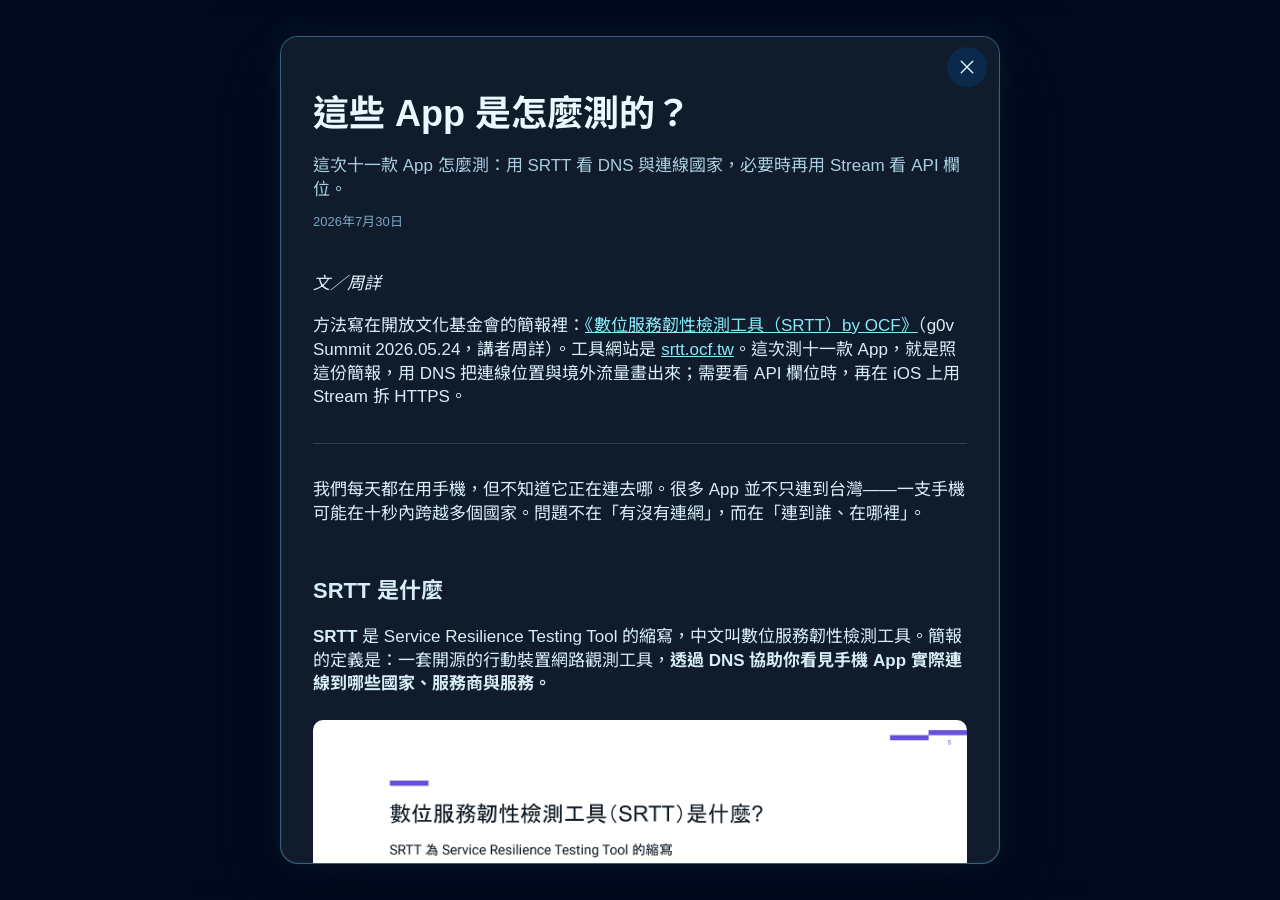
<file: articles/05-how-apps-were-tested/index.html>
<!DOCTYPE html>
<html lang="zh-Hant">
<head>
  <meta charset="UTF-8" />
  <meta name="viewport" content="width=device-width, initial-scale=1.0" />
  <title>這些 App 是怎麼測的？ — 臺灣數位生命線：海底電纜</title>
  <meta name="description" content="這次十一款 App 怎麼測：用 SRTT 看 DNS 與連線國家，必要時再用 Stream 看 API 欄位。" />
  <link rel="canonical" href="https://resilience.ocf.tw/articles/05-how-apps-were-tested/" />
  <meta property="og:type" content="article" />
  <meta property="og:locale" content="zh_TW" />
  <meta property="og:title" content="這些 App 是怎麼測的？ — 臺灣數位生命線：海底電纜" />
  <meta property="og:description" content="這次十一款 App 怎麼測：用 SRTT 看 DNS 與連線國家，必要時再用 Stream 看 API 欄位。" />
  <meta property="og:url" content="https://resilience.ocf.tw/articles/05-how-apps-were-tested/" />
  <meta property="article:published_time" content="2026-07-30" />
  <link rel="icon" href="../../favicon.svg" type="image/svg+xml" />
  <link rel="preconnect" href="https://fonts.googleapis.com" />
  <link rel="preconnect" href="https://fonts.gstatic.com" crossorigin />
  <link href="https://fonts.googleapis.com/css2?family=Noto+Sans+TC:wght@400;500;700&display=swap" rel="stylesheet" />
  <link rel="stylesheet" href="../../styles.css" />
  
</head>
<body class="article-standalone" data-home="../../">
  <a class="skip-link" href="#main">跳到主要內容</a>
  <header class="site-nav" id="site-nav">
    <a class="site-nav-brand" href="../../">海纜韌性觀測站</a>
    <button class="site-nav-toggle" type="button" aria-expanded="false" aria-controls="site-nav-menu">
      <span class="visually-hidden">開啟選單</span>
      <span class="site-nav-burger" aria-hidden="true"></span>
    </button>
    <nav id="site-nav-menu" class="site-nav-links" aria-label="主要">
      <a href="../../#intro" data-nav="intro"> 海底電纜是什麼 </a>
      <a href="../../#articles" data-nav="articles" class="is-active" aria-current="page"> 數位韌性準備 </a>
      <a href="../../#portals" data-nav="portals"> 更多海纜知識入口 </a>
    </nav>
  </header>
  <main id="main" class="article-modal-page">
    <a class="article-modal-page-backdrop" href="../../#articles" tabindex="-1" aria-label="關閉文章"></a>
    <div class="article-dialog article-dialog--page">
      <div class="article-dialog-bar">
        <a class="article-dialog-close" href="../../#articles" aria-label="關閉文章"><svg viewBox="0 0 24 24" aria-hidden="true"><path fill="currentColor" d="M6.28 5.22a.75.75 0 0 0-1.06 1.06L10.94 12l-5.72 5.72a.75.75 0 1 0 1.06 1.06L12 13.06l5.72 5.72a.75.75 0 1 0 1.06-1.06L13.06 12l5.72-5.72a.75.75 0 0 0-1.06-1.06L12 10.94 6.28 5.22Z"/></svg></a>
      </div>
      <div class="article-dialog-scroll">
        <article class="article-wrap article-wrap--modal">
      <h1>這些 App 是怎麼測的？</h1>
      <p class="article-desc">這次十一款 App 怎麼測：用 SRTT 看 DNS 與連線國家，必要時再用 Stream 看 API 欄位。</p>
      <p class="article-meta">2026年7月30日</p>
      <div class="prose">
        <p><em>文／周詳</em></p>
<p>方法寫在開放文化基金會的簡報裡：<a href="https://docs.google.com/presentation/d/1Pj9pSy5K9w1ehX5dsC7cOoDFwmkwbCS2cEdn2K981sc/edit?usp=sharing">《數位服務韌性檢測工具（SRTT）by OCF》</a>（g0v Summit 2026.05.24，講者周詳）。工具網站是 <a href="https://srtt.ocf.tw/">srtt.ocf.tw</a>。這次測十一款 App，就是照這份簡報，用 DNS 把連線位置與境外流量畫出來；需要看 API 欄位時，再在 iOS 上用 Stream 拆 HTTPS。</p>
<hr>
<p>我們每天都在用手機，但不知道它正在連去哪。很多 App 並不只連到台灣——一支手機可能在十秒內跨越多個國家。問題不在「有沒有連網」，而在「連到誰、在哪裡」。</p>
<h2>SRTT 是什麼</h2>
<p><strong>SRTT</strong> 是 Service Resilience Testing Tool 的縮寫，中文叫數位服務韌性檢測工具。簡報的定義是：一套開源的行動裝置網路觀測工具，<strong>透過 DNS 協助你看見手機 App 實際連線到哪些國家、服務商與服務。</strong></p>
<p><img src="../../images/05-what.png" alt="數位服務韌性檢測工具（SRTT）是什麼"></p>
<p>四件事要先講清楚：</p>
<ul>
<li><strong>觀測方式是 DNS。</strong> 看查詢去向，不解密、不攔截內容。</li>
<li><strong>部署很輕。</strong> 免 Root、免越獄、不安裝 VPN 設定檔。</li>
<li><strong>畫面有地圖。</strong> 即時地圖、ASN 分析、traceroute 路徑追蹤。</li>
<li><strong>開源、不存資料。</strong> 可自行架設，不儲存使用者資料。</li>
</ul>
<p>它不保存 DNS 歷史、不建立使用者識別、不分析 HTTPS 內容。目的不是監控使用者，而是讓使用者理解「誰正在監控自己」。</p>
<p>同一套工具，用途可以很不一樣：一般人用來理解自己手機的流量、看數位主權與隱私；研究者拿來做 App 行為與 SDK 分析；教室裡可以教 DNS 和網路架構；資安團隊則用來做初步流量觀測、盤點第三方服務、看 App 依賴了哪些雲。這次十一款，走的是研究者那條路。</p>
<h2>App 出門前會先問 DNS</h2>
<p>App 不會直接記住 IP。它會先問 DNS：某個服務在哪？例如 <code>google.com</code> 換成 <code>142.250.77.206</code>，然後才連過去。流程就是：手機 App → DNS 查詢 → 取得 IP → 開始連線。</p>
<p>把手機 DNS 指到 SRTT，等於站在「問路」那一步。能看見問了哪個域名、得到哪個 IP、這個 IP 屬於哪家網路（ASN）、標在哪個國家。信件內容它不拆——那是刻意的：不碰加密通道，才不需要 Root、越獄或 VPN。</p>
<p>即時分析看到的不只是 domain，而是它屬於誰、在哪個國家、什麼服務：域名、ASN（例如 AS15169 Google LLC）、國家、IP，有時還能推測來源 App。境外流量比例會算出來；簡報舉的樣本是 73.7% 的 DNS 查詢流向境外。那不自動等於有問題——雲端、CDN 把節點放在海外很常見。簡報寫得很明白：<strong>SRTT 是觀測工具，不是判決工具。</strong></p>
<p>ASN（Autonomous System Number）是每家網路服務商的編號。透過它，看到的不是一串 IP 數字，而是流量實際走進哪家營運商：Google（AS15169，搜尋、廣告、分析）、AWS（AS16509，含 CloudFront、S3）、Apple（AS714，iCloud、推播、更新）、Cloudflare（AS13335，CDN、DNS、DDoS 防護）。這次十一款裡，政府 GSN、中華電信 HiNet、LINE 日本原站、蝦皮新加坡，都是對 ASN 對出來的。</p>
<p>路徑也不只「去哪」，還能「怎麼去」。SRTT 用 HTTPS 的 TCP 443 做 traceroute：每一跳的 IP 與 ASN、國家在哪一跳出境、延遲多長。簡報裡的例子很典型——前幾跳還在台灣電信（AS3462，十幾毫秒），下一跳就到美國 Google（一百四十多毫秒）。島內常見個位數到十幾毫秒；一出台灣，數字會跳。國家跳轉發生在哪一跳，海纜議題才有依據。</p>
<p>測完可以一鍵分享觀測快照：當下的查詢、國家、境外比例、主要 ASN，壓進網址或匯出 JSON。伺服器不留底。用來交給隊友、當稽核留證，或隔天把同一份分析打開再看。</p>
<h2>操作就四步</h2>
<p>簡報寫的流程，這次就是這樣測的：</p>
<p><img src="../../images/05-flow.png" alt="SRTT 操作流程"></p>
<ol>
<li>將手機 DNS 設定到 SRTT DNS。</li>
<li>在網站輸入手機 IP，並開始分析。</li>
<li>分析過程中，建議先關閉所有 App，再操作要分析的那一款。</li>
<li>結束操作後，匯出報告成快照。</li>
</ol>
<p>快照把資料壓在網址裡做靜態分享，伺服器不會保留。網站上的實際畫面是這樣：</p>
<p><img src="../../images/05-steps.png" alt="在 srtt.ocf.tw 設定手機 DNS 與 IP"></p>
<p>測的時候走完主要功能：啟動、登入、各分頁點一次、觸發核心動作（報案、查病歷、訂票），再閒置一下看背景心跳。這次用的是 iPhone。關掉其他 App，是為了讓列表上的域名盡量只來自眼前這一款。</p>
<p>開始之後，地圖和列表會即時更新：總查詢數、境外比例、不重複網域，以及 Top 網域、國家、服務、ASN。</p>
<p><img src="../../images/05-ui-dns.png" alt="SRTT 即時 DNS 分佈畫面"></p>
<h2>用 ping 修正國家：小於 15 毫秒視為台灣</h2>
<p>SRTT 畫面裡的「國家」，多半來自 IP 註冊地。Anycast、CDN 常常會標成美國：Google、Cloudflare、Akamai 的 IP 註冊國經常是 US，但你在台北連過去，封包其實進了台灣節點。地圖上那條線畫去美國，延遲卻只有五到八毫秒——這就是簡報裡 traceroute 要補的那一層。</p>
<p>這次在簡報方法之上，多做一件校正：<strong>ping 小於 15 毫秒，視為台灣。</strong> 島內機房、台灣邊緣節點通常落在這個範圍；連到日本常見三十多毫秒，美國則要一百多毫秒。數字對不上註冊國時，以延遲為準。所以報告會寫「連線節點在台灣，營運商仍是海外雲」——門在哪，和廚房在哪，要分開。海纜斷了還能不能用，問的是廚房；SRTT 加上 ping，先把門口標對。</p>
<h2>想看 API 內容：iOS 上的 Stream</h2>
<p>SRTT 刻意不拆信件。要知道 App 送出什麼欄位——例如健保是不是把就醫紀錄 POST 到台灣主機——必須另外拆開 HTTPS。這次在 iOS 上用 <strong>Stream</strong>：在手機裝一張側錄憑證，讓加密連線經過分析工具，才能看到方法、路徑、JSON 欄位類型。這是中間人憑證（MITM）。對研究有用，對金融與通訊 App 來說，也正是它們要防的事。</p>
<p>各 App 反應不一樣。行動郵局偵測到 Stream 憑證，跳出 SSL 異常（ES-0103），封鎖登入與儲匯——這是好的資安設計，金融內容就看不到，只能從連線 IP 判斷還在台灣。台鐵、蝦皮、Google 地圖、ChatGPT、台灣Pay 多數做憑證綁定，連線只剩 CONNECT，報告就只記域名和 IP。</p>
<p><strong>LINE 會阻止中間人憑證。</strong> 通訊核心解不開，只能回到 SRTT：看它問了哪些域名、IP 落在日本還是台灣 Akamai。能確定的是路往哪，不是訊息內容。</p>
<p>智生活、健保快易通、警政服務相對能解密，才有「健康存摺 POST 到 GSN」「Clarity 連打 27 次 POST」這種欄位層的結論。看得到內容，才寫內容；看不到，就不寫。主軸仍是 SRTT 的 DNS 觀測，Stream 只補「內容」這一層。</p>
<h2>SRTT 不是什麼</h2>
<p>簡報把邊界寫死，數字才不會被用過頭：</p>
<ul>
<li>不會破解 HTTPS——完全不碰加密通道的內容</li>
<li>不是封包攔截器——只觀測 DNS 查詢，不抓取完整封包</li>
<li>不等於完整流量分析——App 還有許多其他通訊管道</li>
<li>無法看到加密內容——TLS 裡的訊息不在觀測範圍</li>
<li>不代表惡意流量判定——出境不等於惡意，由你來解讀</li>
</ul>
<p>這也是為什麼十一款報告能寫「連到哪」，卻不一定能寫「送出哪幾個欄位」。DNS 已經夠判斷政府 GSN、中華電信、LINE 日本、蝦皮新加坡；Stream 能補上的，僅限沒擋住中間人憑證的 App。</p>
<p>簡報最後一句也是這次想做的：<strong>不是監控網路，而是讓網路變得可被理解。</strong></p>
<p>工具在 <a href="https://srtt.ocf.tw/">srtt.ocf.tw</a>。簡報：<a href="https://docs.google.com/presentation/d/1Pj9pSy5K9w1ehX5dsC7cOoDFwmkwbCS2cEdn2K981sc/edit?usp=sharing">Google 簡報</a>。十一款測完之後怎麼讀，見<a href="../04-apps-still-work/">海纜斷了，你手機裡的 App 還能用嗎？</a>。</p>

      </div>
    </article>
      </div>
    </div>
  </main>
  <script src="../../app.js"></script>
</body>
</html>
</file>
<file: styles.css>
:root {
  color-scheme: dark;
  --navy: #def6ff;
  --cyan: #5eddf5;
  --text-dark: #eaf8ff;
  --text-mid: #a8cfe1;
  --text-dim: #78a7bf;
  --bg: #071a34;
  --bg-soft: #0b294a;
  --bg-alt: #09213f;
  --bg-footer: #020c20;
  --bg-cover: #04132b;
  --bg-stage: #082544;
  --card: #0d2d4e;
  --nav-bg: #05172f;
  --nav-border: rgba(112, 218, 244, 0.16);
  --nav-hover: rgba(94, 221, 245, 0.14);
  --card-border: rgba(112, 218, 244, 0.22);
  --card-hover: #123b62;
  --link: #88eafa;
  --warning: #f4c96c;
  --route-domestic: #54e3c2;
  --route-overseas: #8aa7ff;
  --prose: #d8eef7;
  --article-bg: #06172f;
  --article-dialog-bg: #101b2b;
  --tool-bg: #0b2949;
  --header-h: 58px;
  --divider: rgba(112, 218, 244, 0.2);
  --shadow: rgba(0, 7, 25, 0.62);
  --illus-sky-1: #0b3b69;
  --illus-sky-2: #061c3a;
  --illus-sea-1: #12658c;
  --illus-sea-2: #0a3867;
  --illus-bed-1: #0b2c51;
  --illus-bed-2: #04152f;
  --illus-line: var(--navy);
  --illus-glow: #2d93b5;
  --illus-ink: #020a1d;
}

*,
*::before,
*::after {
  box-sizing: border-box;
  margin: 0;
  padding: 0;
}

html {
  scroll-behavior: auto;
  scroll-snap-type: none;
}

html,
body {
  background: var(--bg);
  color: var(--text-dark);
  font-family: Arial, 'Noto Sans TC', sans-serif;
}

html {
  overflow-x: clip;
}

body {
  overflow-x: visible;
}

img,
svg {
  display: block;
  max-width: 100%;
}

p {
  line-height: 1.4;
}

a {
  color: inherit;
}

button {
  font: inherit;
  background: none;
  border: none;
  cursor: pointer;
}

.skip-link {
  position: absolute;
  left: -999px;
  top: 8px;
  z-index: 200;
  background: var(--card);
  padding: 8px 14px;
  border-radius: 8px;
}

.skip-link:focus {
  left: 8px;
}

.visually-hidden {
  position: absolute;
  width: 1px;
  height: 1px;
  overflow: hidden;
  clip: rect(0 0 0 0);
  white-space: nowrap;
}

/* ── Site navbar ── */
.site-nav {
  position: fixed;
  top: 0;
  left: 0;
  right: 0;
  z-index: 80;
  display: flex;
  align-items: center;
  justify-content: space-between;
  gap: 20px;
  height: var(--header-h);
  padding: 0 28px;
  background: color-mix(in srgb, var(--nav-bg) 92%, transparent);
  border-bottom: 1px solid var(--nav-border);
  backdrop-filter: blur(14px) saturate(1.2);
}

.site-nav-brand {
  flex-shrink: 0;
  font-size: 16px;
  font-weight: 700;
  letter-spacing: 1px;
  color: var(--navy);
  text-decoration: none;
  white-space: nowrap;
}

.site-nav-brand:hover {
  color: var(--cyan);
}

.site-nav-links {
  display: flex;
  align-items: center;
  gap: 2px;
}

.site-nav-links a {
  display: inline-flex;
  align-items: center;
  gap: 4px;
  padding: 7px 12px;
  border-radius: 8px;
  font-size: 13px;
  letter-spacing: 0.2px;
  color: var(--text-mid);
  text-decoration: none;
  white-space: nowrap;
}

.site-nav-links a:hover,
.site-nav-links a.is-active {
  color: var(--cyan);
  background: var(--nav-hover);
}

.site-nav-ext {
  font-size: 11px;
  opacity: 0.7;
}

.site-nav-toggle {
  display: none;
  width: 40px;
  height: 40px;
  align-items: center;
  justify-content: center;
  border-radius: 8px;
}

.site-nav-burger,
.site-nav-burger::before,
.site-nav-burger::after {
  display: block;
  width: 18px;
  height: 2px;
  background: var(--navy);
  border-radius: 1px;
}

.site-nav-burger {
  position: relative;
}

.site-nav-burger::before,
.site-nav-burger::after {
  content: '';
  position: absolute;
  left: 0;
}

.site-nav-burger::before {
  top: -6px;
}

.site-nav-burger::after {
  top: 6px;
}

.site-nav.is-open .site-nav-burger {
  background: transparent;
}

.site-nav.is-open .site-nav-burger::before {
  top: 0;
  transform: rotate(45deg);
}

.site-nav.is-open .site-nav-burger::after {
  top: 0;
  transform: rotate(-45deg);
}

/* ── Cover ── */
.cover {
  position: relative;
  height: 100vh;
  height: 100dvh;
  min-height: 100svh;
  scroll-snap-align: none;
  display: flex;
  align-items: center;
  justify-content: center;
  padding: var(--header-h) 24px 88px;
  background: var(--bg-cover);
  color: var(--navy);
  text-align: center;
  overflow: hidden;
}

.cover-map {
  position: absolute;
  inset: 0;
  pointer-events: none;
}

.cover-map .maplibregl-map,
.cover-map .maplibregl-canvas,
.cover-map .maplibregl-canvas-container {
  width: 100%;
  height: 100%;
}

.map-fallback-active > .maplibregl-map {
  display: none;
}

.map-fallback {
  position: absolute;
  inset: 0;
  z-index: 1;
  display: grid;
  place-content: center;
  justify-items: center;
  gap: 18px;
  padding: 32px;
  color: var(--text-mid);
  text-align: center;
  background:
    radial-gradient(circle at 50% 42%, rgba(45, 147, 181, 0.2), transparent 38%),
    var(--bg-cover);
}

.map-fallback-graphic {
  width: min(360px, 74vw);
  color: var(--cyan);
}

.map-fallback-routes path {
  fill: none;
  stroke: currentColor;
  stroke-width: 2;
  stroke-linecap: round;
  opacity: 0.44;
}

.map-fallback-taiwan {
  fill: var(--illus-sea-1);
  stroke: var(--navy);
  stroke-width: 2;
}

.map-fallback-node {
  fill: var(--warning);
  stroke: var(--bg-cover);
  stroke-width: 3;
}

.map-fallback p {
  max-width: 32em;
  color: var(--text-mid);
  font-size: 14px;
  line-height: 1.65;
}

.cover-map-readout {
  margin: 0;
  padding: 6px 10px;
  background: color-mix(in srgb, var(--tool-bg) 88%, transparent);
  border: 1px solid var(--nav-border);
  border-radius: 8px;
  font-size: 11px;
  font-family: Arial, 'Noto Sans TC', sans-serif;
  letter-spacing: 0;
  color: var(--text-mid);
  white-space: nowrap;
}

.cover-map-zoom {
  display: flex;
  flex-direction: column;
  overflow: hidden;
  border-radius: 8px;
  border: 1px solid var(--nav-border);
  background: var(--tool-bg);
  box-shadow: 0 4px 14px var(--shadow);
}

.cover-map-zoom button {
  width: 36px;
  height: 36px;
  font-size: 20px;
  line-height: 1;
  color: var(--navy);
}

.cover-map-zoom button + button {
  border-top: 1px solid var(--nav-border);
}

.cover-map-zoom button:hover {
  background: var(--card-hover);
  color: var(--cyan);
}

.cover-map-veil {
  position: absolute;
  inset: 0;
  pointer-events: none;
  background:
    radial-gradient(circle at 50% 38%, rgba(79, 211, 239, 0.14) 0%, rgba(15, 91, 145, 0.2) 32%, transparent 64%),
    linear-gradient(180deg, rgba(2, 39, 84, 0.3) 0%, rgba(2, 12, 36, 0.68) 72%, var(--illus-sky-2) 100%);
}

.cover-map-attrib {
  position: absolute;
  left: 16px;
  bottom: 14px;
  z-index: 2;
  font-size: 10px;
  letter-spacing: 0.04em;
  color: var(--text-dim);
  pointer-events: auto;
}

.cover-map-attrib a {
  color: inherit;
  text-decoration: none;
}

.cover-map-attrib a:hover {
  text-decoration: underline;
}

.cover-inner {
  position: relative;
  z-index: 1;
  max-width: 720px;
  pointer-events: auto;
  user-select: text;
}

.cover-title {
  font-size: clamp(28px, 4.2vw, 42px);
  font-weight: 700;
  letter-spacing: 0.04em;
  line-height: 1.35;
  text-shadow: 0 0 28px rgba(94, 221, 245, 0.14);
}

.cover-rule {
  display: flex;
  align-items: center;
  gap: 16px;
  width: min(560px, 100%);
  margin: 28px auto 32px;
  color: var(--navy);
  font-size: 20px;
  font-weight: 500;
  letter-spacing: 0.08em;
  white-space: nowrap;
}

.cover-rule::before,
.cover-rule::after {
  content: '';
  flex: 1;
  min-width: 0;
  height: 1px;
  background: currentColor;
}

.cover-lead {
  display: grid;
  gap: 14px;
  max-width: 580px;
  margin: 0 auto;
  font-size: 16px;
  line-height: 1.8;
  letter-spacing: 0.035em;
  text-align: left;
  color: var(--navy);
}

.cover-lead p {
  margin: 0;
}

html.is-cover-preview,
html.is-cover-preview body {
  height: 100%;
  overflow: hidden;
}

html.is-cover-preview main > :not(#cover) {
  display: none !important;
}

html.is-cover-preview #cover {
  height: 100vh;
  height: 100dvh;
  min-height: 100svh;
}

.signal-journey .intro-stage {
  overflow: hidden;
}

.signal-journey-foreground,
.signal-journey-landscape {
  position: absolute;
  inset: 0;
  width: 100%;
  height: 100%;
  max-width: none;
}

.signal-journey-landscape {
  z-index: 1;
  opacity: 0;
  will-change: opacity, transform;
}

.signal-journey-foreground {
  z-index: 2;
}

.signal-journey-foreground .intro-background {
  will-change: opacity;
}

.signal-journey-foreground #iphone {
  will-change: opacity, transform;
}

.signal-journey-foreground #basestation {
  will-change: transform;
}

.signal-journey-foreground #iphone > text,
.signal-journey-foreground #iphone > line,
.signal-journey-foreground #iphone > circle {
  opacity: 0;
}

.station-outbound-flow {
  will-change: d;
}

#phone-base-pair,
.journey-world {
  will-change: transform;
}

.panel.signal-panel {
  will-change: opacity;
}

@media (min-width: 801px) {
  .panel.signal-panel {
    top: 132px;
    left: 5%;
    transform: none;
  }
}

.signal-panel--journey {
  opacity: 0;
  pointer-events: none;
}

.is-merged-journey-source {
  display: none;
}

/* ── Scenes ── */
.scene {
  height: calc(var(--scene-vh, 100) * 1vh);
  height: calc(var(--scene-vh, 100) * 1svh);
  position: relative;
  scroll-snap-align: none;
}

.scene-sticky {
  position: sticky;
  top: 0;
  height: 100vh;
  height: 100dvh;
  min-height: 100svh;
  overflow: hidden;
  --p: 0;
}

.scene-art {
  position: absolute;
  inset: 0;
}

.scene-art svg {
  width: 100%;
  height: 100%;
}

/* ── Info panels ── */
.panel {
  position: absolute;
  left: 5%;
  top: 50%;
  transform: translateY(-50%);
  width: min(420px, calc(100vw - 48px));
  padding: 24px 20px 24px 24px;
  background: linear-gradient(145deg, color-mix(in srgb, var(--card) 95%, var(--cyan)), var(--card) 46%);
  border-radius: 16px;
  box-shadow: 0 18px 48px var(--shadow), 0 0 30px rgba(49, 177, 218, 0.035);
  border: 1px solid var(--card-border);
  opacity: 1;
  pointer-events: auto;
  user-select: text;
  z-index: 5;
}

.panel h2 {
  font-size: 26px;
  font-weight: 700;
  line-height: 1.32;
  margin-bottom: 4px;
}

.panel p {
  font-size: 14px;
  color: var(--text-mid);
  margin-bottom: 8px;
}

.panel p:last-of-type {
  margin-bottom: 0;
}

.panel strong {
  color: var(--text-dark);
  font-weight: 700;
}

.panel-rule {
  width: 32px;
  height: 2px;
  background: var(--cyan);
  opacity: 0.7;
  border-radius: 1px;
  margin: 12px 0 14px;
}

.stat-row {
  display: grid;
  grid-template-columns: repeat(auto-fit, minmax(96px, 1fr));
  gap: 8px;
  margin-top: 16px;
}

.stat {
  padding: 10px 8px;
  background: color-mix(in srgb, var(--cyan) 7%, transparent);
  border: 1px solid color-mix(in srgb, var(--cyan) 16%, transparent);
  border-radius: 10px;
  text-align: center;
}

.stat-n {
  font-size: 20px;
  font-weight: 700;
  color: var(--cyan);
  line-height: 1.15;
}

.stat-l {
  font-size: 10px;
  color: var(--text-dim);
  margin-top: 4px;
  letter-spacing: 0.4px;
}

.tags {
  display: flex;
  flex-wrap: wrap;
  gap: 6px;
  margin-top: 14px;
}

.tag {
  display: inline-block;
  padding: 3px 10px;
  font-size: 11px;
  letter-spacing: 0.4px;
  border: 1px solid color-mix(in srgb, var(--cyan) 32%, transparent);
  border-radius: 999px;
  color: var(--cyan);
  background: var(--nav-hover);
}

.scroll-hint {
  display: none;
}

/* ── Depth gauge ── */
.depth-gauge {
  position: absolute;
  right: 30px;
  top: 50%;
  transform: translateY(-50%);
  height: 62vh;
  width: 150px;
  pointer-events: none;
  z-index: 6;
  opacity: 1;
}

.dg-track {
  position: absolute;
  right: 7px;
  top: 0;
  bottom: 0;
  width: 2px;
  border-radius: 1px;
  background: linear-gradient(to bottom, color-mix(in srgb, var(--cyan) 20%, transparent), color-mix(in srgb, var(--cyan) 52%, transparent));
}

.dg-mark {
  position: absolute;
  right: 14px;
  transform: translateY(-50%);
  text-align: right;
  white-space: nowrap;
  color: var(--text-mid);
  font-size: 11px;
}

.dg-mark::after {
  content: '';
  position: absolute;
  right: -11px;
  top: 50%;
  width: 9px;
  height: 1px;
  background: color-mix(in srgb, var(--cyan) 48%, transparent);
  transform: translateY(-50%);
}

.dg-mark b {
  display: block;
  font-weight: 700;
  color: var(--navy);
  font-size: 12.5px;
}

.dg-mark small {
  font-size: 9px;
  letter-spacing: 1px;
  color: var(--text-dim);
}

.dg-mark em {
  display: block;
  font-style: normal;
  font-size: 9.5px;
  letter-spacing: 1px;
  color: var(--cyan);
  margin-top: 1px;
}

.dg-mark.is-boundary.is-lit b,
.dg-mark.is-boundary.is-lit em {
  color: var(--warning);
}

.dg-cursor {
  position: absolute;
  right: 3px;
  width: 11px;
  height: 11px;
  border-radius: 50%;
  background: var(--cyan);
  box-shadow: 0 0 9px color-mix(in srgb, var(--cyan) 82%, transparent);
  transform: translate(50%, -50%);
  top: var(--cursor, 8%);
}

.depth-gauge.is-dark .dg-track {
  background: linear-gradient(to bottom, color-mix(in srgb, var(--cyan) 28%, transparent), color-mix(in srgb, var(--cyan) 70%, transparent));
}
.depth-gauge.is-dark .dg-mark,
.depth-gauge.is-dark .dg-mark small {
  color: color-mix(in srgb, var(--text-mid) 72%, transparent);
}
.depth-gauge.is-dark .dg-mark b {
  color: var(--text-dark);
}
.depth-gauge.is-dark .dg-mark em {
  color: var(--link);
}
.depth-gauge.is-dark .dg-mark::after {
  background: color-mix(in srgb, var(--cyan) 58%, transparent);
}

/* ── Articles / portals / footer ── */
.end-block {
  position: relative;
  z-index: 30;
}

.articles {
  background:
    radial-gradient(circle at 78% 8%, rgba(30, 143, 187, 0.1), transparent 34%),
    var(--bg);
  padding: 120px 6% 100px;
  box-shadow: none;
}

.articles-intro,
.portals-header {
  max-width: 720px;
  margin: 0 0 56px;
}

.articles-headline,
.portals-title {
  font-size: 32px;
  font-weight: 700;
  color: var(--navy);
  line-height: 1.35;
  margin-bottom: 14px;
}

.portals-title {
  font-size: 28px;
}

.articles-lead,
.portals-lead {
  font-size: 15px;
  color: var(--text-mid);
}

.articles-grid,
.portals-grid {
  display: grid;
  grid-template-columns: repeat(auto-fit, minmax(280px, 1fr));
  gap: 20px;
  max-width: 1080px;
  margin: 0 auto;
}

.article-card,
.portal-card {
  display: block;
  padding: 28px 28px 24px;
  background: linear-gradient(150deg, color-mix(in srgb, var(--card) 96%, var(--cyan)), var(--card) 58%);
  border: 1px solid var(--card-border);
  border-radius: 16px;
  color: inherit;
  text-decoration: none;
  box-shadow: 0 8px 24px var(--shadow);
  transition: transform 0.2s ease;
}

.article-card {
  border-top: 3px solid color-mix(in srgb, var(--cyan) 68%, transparent);
}

.article-card:hover {
  background: var(--card-hover);
  border-color: var(--cyan);
}

.portal-card:hover {
  background: var(--card-hover);
  transform: translateY(-4px);
}

.portal-card-image {
  aspect-ratio: 1.756;
  overflow: hidden;
  border-radius: 10px;
  margin-bottom: 18px;
}

.portal-card-image img {
  display: block;
  width: 100%;
  height: 100%;
  object-fit: cover;
  object-position: top;
}

.portals-grid-row {
  grid-column: 1 / -1;
  display: grid;
  grid-template-columns: repeat(2, 1fr);
  gap: 20px;
}

.portal-card--social .portal-card-desc {
  margin-bottom: 12px;
}

.portal-card-social {
  font-size: 14px;
  color: var(--text-mid);
}

.portal-card-social a {
  color: var(--cyan);
  text-decoration: none;
}

.portal-card-social a:hover {
  text-decoration: underline;
}

.card-top {
  display: flex;
  justify-content: space-between;
  align-items: center;
  margin-bottom: 18px;
}

.card-num {
  font-size: 11px;
  letter-spacing: 5px;
  color: var(--cyan);
  font-weight: 700;
}

.draft-tag {
  font-size: 10px;
  letter-spacing: 2px;
  color: var(--text-dim);
  padding: 3px 9px;
  border: 1px solid var(--card-border);
  border-radius: 20px;
}

.article-card h3,
.portal-card h3 {
  font-size: 20px;
  font-weight: 700;
  color: var(--navy);
  line-height: 1.4;
  margin-bottom: 8px;
}

.article-card-sub {
  font-size: 12.5px;
  color: var(--cyan);
  opacity: 0.75;
  margin-bottom: 22px;
}

.portal-card-desc {
  font-size: 13.5px;
  color: var(--text-mid);
}

.card-arrow {
  font-size: 18px;
  color: var(--cyan);
  display: inline-block;
}

.closing-screen {
  display: flex;
  flex-direction: column;
  min-height: 100vh;
  min-height: 100svh;
}

.portals {
  flex: 1;
  display: flex;
  flex-direction: column;
  justify-content: center;
  background:
    radial-gradient(circle at 18% 0%, rgba(40, 164, 203, 0.09), transparent 32%),
    var(--bg-alt);
  padding: 100px 6% 80px;
  box-shadow: none;
}

.portals-inner {
  max-width: 1080px;
  margin: 0 auto;
}

.site-footer {
  background: var(--bg-footer);
  padding: 22px 6%;
  color: var(--text-mid);
  box-shadow: none;
}

.footer-inner {
  max-width: 1080px;
  margin: 0 auto;
  display: flex;
  flex-wrap: wrap;
  align-items: center;
  justify-content: space-between;
  gap: 10px 28px;
}

.footer-org {
  font-weight: 700;
  color: var(--navy);
  font-size: 15px;
  text-decoration: none;
  letter-spacing: 0.02em;
}

.footer-right {
  display: flex;
  flex-wrap: wrap;
  align-items: center;
  gap: 6px 20px;
}

.footer-github {
  color: var(--cyan);
  text-decoration: none;
  font-size: 13.5px;
}

.footer-github:hover,
.footer-org:hover {
  text-decoration: underline;
  text-underline-offset: 3px;
}

.footer-copy {
  margin: 0;
  font-size: 12.5px;
  color: var(--text-dim);
}

html.is-modal-open,
html.is-modal-open body {
  overflow: hidden;
}

/* ── Article modal ── */
.article-dialog {
  width: min(720px, calc(100vw - 32px));
  height: min(92dvh, 960px);
  max-height: min(92dvh, 960px);
  margin: auto;
  padding: 0;
  border: 1px solid color-mix(in srgb, var(--cyan) 24%, var(--divider));
  border-radius: 18px;
  background: var(--article-dialog-bg);
  color: var(--text-dark);
  box-shadow:
    0 0 0 1px rgba(222, 246, 255, 0.04) inset,
    0 0 34px rgba(94, 221, 245, 0.08),
    0 28px 80px var(--shadow);
  overflow: hidden;
  flex-direction: column;
}

dialog.article-dialog {
  display: none;
}

dialog.article-dialog[open] {
  display: flex;
}

dialog.article-dialog::backdrop {
  background: rgba(1, 8, 25, 0.72);
  backdrop-filter: blur(8px);
}

.article-dialog--page {
  display: flex;
  position: relative;
  z-index: 1;
  width: min(720px, calc(100vw - 32px));
  height: min(92dvh, 960px);
  max-height: min(92dvh, 960px);
}

.article-dialog-bar {
  flex-shrink: 0;
  display: flex;
  justify-content: flex-end;
  align-items: center;
  padding: 10px 12px 0;
  background: var(--article-dialog-bg);
}

.article-dialog-close {
  width: 40px;
  height: 40px;
  display: inline-flex;
  align-items: center;
  justify-content: center;
  border-radius: 999px;
  color: var(--navy);
  background: var(--bg-soft);
  text-decoration: none;
}

.article-dialog-close:hover,
.article-dialog-close:focus-visible {
  color: var(--cyan);
  background: var(--card-hover);
}

.article-dialog-close svg {
  width: 22px;
  height: 22px;
}

.article-dialog-scroll {
  flex: 1 1 auto;
  min-height: 0;
  overflow: auto;
  overflow-anchor: none;
  overscroll-behavior: contain;
}

.article-wrap--modal {
  max-width: none;
  padding: 4px 32px 64px;
}

.article-standalone .site-nav {
  display: none;
}

.article-modal-page {
  position: relative;
  min-height: 100dvh;
  display: grid;
  place-items: center;
  padding: 16px;
}

.article-modal-page-backdrop {
  position: absolute;
  inset: 0;
  background: rgba(1, 8, 25, 0.72);
  backdrop-filter: blur(8px);
}

html:has(.article-modal-page),
html:has(.article-modal-page) body {
  background: var(--bg-cover);
}

.flourish-embed iframe {
  width: 100%;
  border: 0;
  display: block;
  border-radius: 8px;
  background: var(--bg-soft);
}

.flourish-chart iframe {
  height: min(560px, 70vh);
}

.flourish-table iframe {
  height: min(720px, 78vh);
}

@media (prefers-reduced-motion: no-preference) {
  dialog.article-dialog[open] {
    animation: article-dialog-in 0.22s ease-out;
  }

  dialog.article-dialog::backdrop {
    animation: article-backdrop-in 0.22s ease-out;
  }
}

@keyframes article-dialog-in {
  from {
    opacity: 0;
    transform: translateY(12px) scale(0.98);
  }
  to {
    opacity: 1;
    transform: none;
  }
}

@keyframes article-backdrop-in {
  from {
    opacity: 0;
  }
  to {
    opacity: 1;
  }
}

@media (max-width: 800px) {
  .article-dialog,
  .article-dialog--page {
    width: 100vw;
    height: 100dvh;
    max-height: 100dvh;
    border-radius: 0;
  }

  .article-wrap,
  .article-wrap--modal {
    padding: 4px 20px 48px;
  }

  .article-modal-page {
    padding: 0;
  }
}

.article-wrap {
  max-width: none;
  margin: 0;
  padding: 4px 36px 64px;
}

.article-wrap.article-wrap--modal {
  padding-right: 32px;
  padding-left: 32px;
}

.article-wrap h1 {
  font-size: clamp(26px, 3.6vw, 36px);
  line-height: 1.3;
  margin-bottom: 16px;
}

.article-desc {
  font-size: 17px;
  color: var(--text-mid);
  margin-bottom: 12px;
}

.article-meta {
  font-size: 13px;
  color: var(--text-dim);
  margin-bottom: 40px;
}

.prose {
  font-size: 17px;
  line-height: 1.9;
  color: var(--prose);
  overflow-x: auto;
}

.prose h2 {
  font-size: 22px;
  margin: 2em 0 0.6em;
}

.prose h3 {
  font-size: 18px;
  margin: 1.6em 0 0.5em;
}

.prose p,
.prose ul,
.prose ol {
  margin-bottom: 1.1em;
}

.prose ul,
.prose ol {
  padding-left: 1.3em;
}

.prose a {
  color: var(--link);
}

.prose blockquote {
  border-left: 3px solid color-mix(in srgb, var(--cyan) 62%, transparent);
  padding: 4px 0 4px 16px;
  color: var(--text-mid);
  margin: 1.6em 0;
}

.article-page {
  background: var(--article-bg);
  min-height: 100dvh;
}

.back-home {
  display: inline-block;
  margin-bottom: 28px;
  font-size: 13px;
  color: var(--link);
  text-decoration: none;
}

.article-list {
  max-width: 800px;
  margin: 0 auto;
  padding: 120px 24px 96px;
}

.article-list h1 {
  font-size: 32px;
  margin-bottom: 32px;
}

.prose img {
  width: 100%;
  height: auto;
  border-radius: 10px;
  margin: 1.4em 0;
  background: var(--bg-soft);
}

.prose table {
  width: 100%;
  min-width: 560px;
  border-collapse: collapse;
  font-size: 14px;
  line-height: 1.55;
  margin: 1.2em 0 1.6em;
}

.prose th,
.prose td {
  border: 1px solid var(--card-border);
  padding: 8px 10px;
  text-align: left;
  vertical-align: top;
}

.prose th {
  background: var(--bg-soft);
  font-weight: 700;
}

.prose .flourish-embed {
  margin: 1.4em 0 1.8em;
}

.prose hr {
  border: 0;
  border-top: 1px solid var(--divider);
  margin: 2em 0;
}

@media (max-width: 800px) {
  .site-nav {
    padding: 0 14px 0 18px;
  }

  .site-nav-brand {
    font-size: 15px;
  }

  .site-nav-toggle {
    display: flex;
    order: 2;
    margin-left: auto;
  }

  .site-nav-links {
    position: absolute;
    top: var(--header-h);
    left: 0;
    right: 0;
    display: none;
    flex-direction: column;
    gap: 0;
    padding: 8px 12px 14px;
    background: color-mix(in srgb, var(--nav-bg) 96%, transparent);
    border-bottom: 1px solid var(--nav-border);
    box-shadow: 0 12px 24px var(--shadow);
  }

  .site-nav.is-open .site-nav-links {
    display: flex;
  }

  .site-nav-links a {
    padding: 12px 10px;
    font-size: 15px;
  }
}

@media (min-width: 801px) {
  .site-nav-links {
    order: 2;
    margin-left: auto;
  }
}

@media (max-width: 800px) {
  .footer-inner {
    flex-direction: column;
    align-items: flex-start;
    gap: 8px;
  }

  .panel {
    left: 4%;
    right: 4%;
    width: auto;
    max-width: none;
    top: auto;
    bottom: 18px;
    transform: none;
    padding: 24px 20px 24px 24px;
  }

  .panel h2 {
    font-size: 18px;
  }

  .panel p {
    font-size: 13px;
  }

  .cover {
    padding-bottom: 72px;
  }

  .cover-title {
    font-size: 26px;
  }

  .cover-rule {
    gap: 16px;
    margin: 22px auto 24px;
    font-size: 20px;
    letter-spacing: 0.03em;
  }

  .cover-lead {
    gap: 10px;
    font-size: 12.5px;
    line-height: 1.65;
  }
}

.signal-flow {
  animation: signal-flow 0.85s linear infinite;
}

@keyframes signal-flow {
  to {
    stroke-dashoffset: -18;
  }
}

.radio-wave path {
  animation: radio-breathe 2.8s ease-in-out infinite;
}

.radio-wave path:nth-child(2),
.radio-wave path:nth-child(5) {
  animation-delay: 0.28s;
}

.radio-wave path:nth-child(3),
.radio-wave path:nth-child(6) {
  animation-delay: 0.56s;
}

@keyframes radio-breathe {
  0%,
  100% {
    opacity: 0.2;
  }
  50% {
    opacity: 1;
  }
}

@media (prefers-reduced-motion: reduce) {
  html {
    scroll-snap-type: none;
  }

  .scroll-hint,
  .article-card,
  .portal-card,
  .site-nav,
  .signal-flow,
  .radio-wave path,
  .land-pin-dot,
  .land-pin-dot::after {
    animation: none;
    transition: none;
  }

  .land-pin-dot::after {
    content: none;
  }
}

/* ── Scene stages (from Astro component styles) ── */
.intro-stage,
.journey-intro-stage,
.journey-stage,
.sea-intro-stage,
.sea-stage,
.land-stage,
.tw-stage,
.network-stage {
  position: absolute;
  inset: 0;
}

.intro-stage,
.journey-intro-stage,
.journey-stage,
.sea-intro-stage,
.sea-stage {
  background: var(--bg);
}

.journey-intro-stage,
.journey-stage,
.sea-intro-stage,
.sea-stage {
  background: var(--bg-stage);
  overflow: hidden;
}

.journey-intro-stage {
  background:
    radial-gradient(circle at 72% 44%, rgba(22, 116, 160, 0.16), transparent 34%),
    var(--illus-sky-2);
}

.journey-intro-panel {
  max-width: 430px;
}

.journey-stage {
  --journey-enter-opacity: 1;
  --journey-enter-shift: 0px;
  --journey-enter-scale: 1;
}

.journey-svg {
  opacity: var(--journey-enter-opacity);
  transform: translateY(var(--journey-enter-shift)) scale(var(--journey-enter-scale));
  transform-origin: center 58%;
  will-change: opacity, transform;
}

.journey-stage::after {
  content: '';
  position: absolute;
  z-index: 1;
  right: 0;
  bottom: 0;
  left: 0;
  height: 18%;
  background: linear-gradient(180deg, transparent, var(--illus-sea-2));
  pointer-events: none;
}

.sea-intro-panel {
  max-width: 430px;
}

@media (min-width: 801px) {
  .sea-intro-panel {
    top: 132px;
    transform: none;
  }
}

.sea-hazard-stage {
  --sea-slide-count: 3;
  --sea-track-width: 264%;
  --sea-frame-width: 600px;
  --sea-frame-shift: min(250px, 19vw);
  --sea-track-tail: 12vw;
  padding-top: var(--header-h);
  background:
    linear-gradient(180deg, var(--illus-sky-2) 0 44.2%, var(--illus-sea-2) 44.2% 100%);
}

.sea-hazard-story {
  scroll-snap-align: none;
}

.sea-hazard-viewport {
  position: absolute;
  z-index: 2;
  inset: 0;
  overflow: hidden;
}

.sea-hazard-grid {
  display: flex;
  width: var(--sea-track-width);
  height: 100%;
  will-change: transform;
}

.sea-hazard-slide {
  position: relative;
  display: flex;
  flex: 0 0 calc(100% / var(--sea-slide-count));
  min-width: 0;
  height: 100%;
  justify-content: center;
}

.sea-hazard-margin {
  position: absolute;
  top: 0;
  z-index: 0;
  width: max(0px, calc((100% - var(--sea-frame-width)) / 2));
  height: 100%;
  max-width: none;
}

.sea-hazard-margin--left {
  left: 0;
  width: max(2px, calc((100% - var(--sea-frame-width)) / 2 + var(--sea-frame-shift) + 2px));
}

.sea-hazard-margin--right {
  right: 0;
  width: max(4px, calc((100% - var(--sea-frame-width)) / 2 - var(--sea-frame-shift) + 4px));
}

/* The shortened desktop slide spacing leaves 12vw beyond the final slide.
   Extend the last seabed strip into that space so the scene never exposes
   the water background at the end of the horizontal journey. */
.sea-hazard-slide:last-child .sea-hazard-margin--right {
  right: calc(-1 * var(--sea-track-tail));
  width: max(calc(var(--sea-track-tail) + 4px), calc((100% - var(--sea-frame-width)) / 2 - var(--sea-frame-shift) + var(--sea-track-tail) + 4px));
}

.sea-hazard-frame {
  position: relative;
  z-index: 1;
  display: flex;
  height: 100%;
  width: var(--sea-frame-width);
  max-width: 100%;
  transform: translateX(var(--sea-frame-shift));
}

.sea-hazard-transition {
  position: relative;
  flex: 0 0 60px;
  width: 60px;
  height: 100%;
  max-width: none;
  margin-inline: -1px;
}

.sea-hazard {
  position: relative;
  flex: 0 0 auto;
  width: min(480px, 100%);
  height: 100%;
  min-width: 0;
  overflow: hidden;
}

.sea-hazard h2 {
  position: absolute;
  z-index: 5;
  top: clamp(100px, 14.8vh, 124px);
  left: 50%;
  width: max-content;
  max-width: calc(100% - 24px);
  transform: translateX(-50%);
  color: var(--text-dark);
  font-size: 20px;
  line-height: 1.3;
  white-space: nowrap;
}

.sea-hazard > p {
  position: absolute;
  z-index: 5;
  top: clamp(136px, 19.8vh, 166px);
  left: 50%;
  bottom: auto;
  width: max-content;
  max-width: none;
  transform: translateX(-50%);
  color: var(--text-mid);
  font-size: 16px;
  text-align: center;
  white-space: nowrap;
}

.sea-hazard-environment {
  position: absolute;
  top: 0;
  bottom: 0;
  left: -2px;
  z-index: 1;
  width: calc(100% + 4px);
  height: 100%;
  max-width: none;
}

.sea-water-fill {
  fill: transparent;
}

.sea-bed-line {
  fill: none;
  stroke: var(--illus-line);
  stroke-width: 2.2;
  stroke-linecap: round;
  stroke-linejoin: round;
  vector-effect: non-scaling-stroke;
}

.sea-bed-fill {
  fill: var(--illus-bed-2);
}

.sea-bed-line {
  opacity: 0.76;
}

.sea-tool-line {
  fill: none;
  stroke: var(--illus-line);
  stroke-width: 2.2;
  stroke-linecap: round;
  stroke-dasharray: 7 8;
  vector-effect: non-scaling-stroke;
  opacity: 0.82;
}

.sea-dredge-pipe-shell,
.sea-dredge-pipe-core {
  fill: none;
  stroke-linecap: round;
  stroke-linejoin: round;
  vector-effect: non-scaling-stroke;
}

.sea-dredge-pipe-shell {
  stroke: var(--illus-line);
  stroke-width: 14;
}

.sea-dredge-pipe-core {
  stroke: color-mix(in srgb, var(--cyan) 48%, var(--illus-sea-2));
  stroke-width: 8;
}

.sea-dredge-intake {
  fill: color-mix(in srgb, var(--cyan) 18%, var(--bg-stage));
  stroke: var(--illus-line);
  stroke-width: 3;
  stroke-linejoin: round;
  vector-effect: non-scaling-stroke;
}

.sea-dredge-intake-mouth {
  fill: none;
  stroke: var(--illus-line);
  stroke-width: 5;
  stroke-linecap: round;
  vector-effect: non-scaling-stroke;
}

.sea-cable-glow,
.sea-cable-line,
.sea-cable-signal {
  fill: none;
  stroke-linecap: round;
  stroke-linejoin: round;
  vector-effect: non-scaling-stroke;
}

.sea-cable-glow,
.sea-cable-line {
  stroke: var(--warning);
}

.sea-cable-glow {
  stroke-width: 11;
  opacity: 0.2;
}

.sea-cable-line {
  stroke-width: 5;
}

.sea-cable-signal {
  stroke: var(--cyan);
  stroke-width: 2.2;
  stroke-dasharray: 10 8;
}

.sea-excavation-edge {
  fill: none;
  stroke: color-mix(in srgb, var(--warning) 58%, var(--illus-line));
  stroke-width: 3;
  stroke-linejoin: round;
  vector-effect: non-scaling-stroke;
}

.sea-sand-flow {
  fill: var(--warning);
  opacity: 0.9;
}

.sea-vessel,
.sea-tool {
  position: absolute;
  z-index: 3;
  height: auto;
  object-fit: contain;
  pointer-events: none;
  user-select: none;
}

.sea-vessel--fishing {
  top: 33.7%;
  left: 50%;
  width: min(48%, 220px);
  transform: translateX(-50%);
}

.sea-vessel--ship,
.sea-ship-stern-fix {
  top: 33.9%;
  left: 50%;
  width: min(70%, 330px);
  transform: translateX(-50%);
}

.sea-ship-stern-fix {
  position: absolute;
  z-index: 4;
  height: auto;
  overflow: visible;
  pointer-events: none;
}

.sea-ship-stern-fix path {
  fill: none;
  stroke: #e8faff;
  stroke-width: 4;
  stroke-linecap: round;
  stroke-linejoin: round;
  vector-effect: non-scaling-stroke;
}

.sea-vessel--dredger {
  top: 35%;
  left: 49%;
  width: min(72%, 340px);
  clip-path: inset(0 0 0 1%);
  transform: translateX(-50%);
}

.sea-tool--trawl {
  top: auto;
  bottom: 12.8%;
  left: 50%;
  width: min(66%, 310px);
  transform: translateX(-50%);
  animation: sea-trawl-drag 4.2s ease-in-out infinite;
}

.sea-hazard--trawl .sea-tool-line {
  animation: sea-trawl-link-drag 4.2s ease-in-out infinite;
}

.sea-hazard--anchor {
  --sea-anchor-motion-duration: 3s;
  --sea-anchor-motion-easing: cubic-bezier(0.42, 0, 0.58, 1);
}

.sea-hazard--anchor .sea-tool-line {
  animation: sea-anchor-link-lift var(--sea-anchor-motion-duration) var(--sea-anchor-motion-easing) infinite;
}

.sea-hazard--anchor .sea-cable-glow,
.sea-hazard--anchor .sea-cable-line,
.sea-hazard--anchor .sea-cable-signal {
  animation: sea-anchor-cable-lift var(--sea-anchor-motion-duration) var(--sea-anchor-motion-easing) infinite;
}

.sea-tool--anchor {
  top: 58.9%;
  left: 54%;
  width: min(23%, 108px);
  transform: translateX(-50%);
  animation: sea-anchor-lift var(--sea-anchor-motion-duration) var(--sea-anchor-motion-easing) infinite;
}

@keyframes sea-trawl-drag {
  0%,
  100% {
    transform: translateX(-56%);
  }
  50% {
    transform: translateX(-38%);
  }
}

@keyframes sea-trawl-link-drag {
  0%,
  100% {
    d: path("M192 342 C202 432 224 552 250 628");
  }
  50% {
    d: path("M192 342 C208 432 248 552 307 628");
  }
}

@keyframes sea-trawl-link-drag-mobile {
  0%,
  100% {
    d: path("M192 342 C202 432 224 552 250 628");
  }
  50% {
    d: path("M192 342 C210 432 254 552 322 628");
  }
}

@keyframes sea-anchor-lift {
  0%,
  100% {
    transform: translate(-50%, 0);
  }
  50% {
    transform: translate(-50%, -18px);
  }
}

@keyframes sea-anchor-link-lift {
  0%,
  100% {
    d: path("M318 340 C304 394 286 486 252 552");
  }
  50% {
    d: path("M318 340 C304 382 286 468 252 534");
  }
}

@keyframes sea-anchor-cable-lift {
  0%,
  100% {
    d: path("M0 580 C112 580 174 588 216 548 C232 530 238 490 250 472 C256 464 264 464 270 472 C282 490 278 530 292 554 C326 594 410 580 480 580");
  }
  50% {
    d: path("M0 580 C112 580 174 588 216 536 C232 512 238 472 250 454 C256 446 264 446 270 454 C282 472 278 512 292 542 C326 592 410 580 480 580");
  }
}

@keyframes sea-anchor-cable-lift-mobile {
  0%,
  100% {
    d: path("M0 580 C112 580 174 588 216 520 C232 480 238 440 250 424 C256 416 264 416 270 424 C282 440 278 480 292 526 C326 594 410 580 480 580");
  }
  50% {
    d: path("M0 580 C112 580 174 588 216 508 C232 462 238 422 250 406 C256 398 264 398 270 406 C282 422 278 462 292 514 C326 592 410 580 480 580");
  }
}

.land-stage {
  background: var(--bg-stage);
}

.tw-stage {
  background: var(--bg-stage);
}

.article-stage {
  position: absolute;
  inset: 0;
  background:
    radial-gradient(circle at 76% 42%, rgba(31, 145, 187, 0.1), transparent 38%),
    var(--bg);
}

.article-scene {
  scroll-snap-align: none;
}

.article-visual {
  position: absolute;
  inset: 0;
}

.article-visual img {
  width: 100%;
  height: 100%;
  object-fit: cover;
  object-position: center 20%;
}

.article-visual--photo {
  display: flex;
  align-items: center;
  justify-content: flex-end;
  padding: 10vh max(6%, 130px) 10vh 44%;
  background: radial-gradient(ellipse at 70% 45%, var(--bg-soft) 0%, var(--bg) 68%);
}

.article-visual--chart {
  display: flex;
  align-items: center;
  justify-content: flex-end;
  padding: 10vh max(4%, 130px) 10vh 44%;
}

.article-visual--chart iframe {
  width: 100%;
  height: min(72vh, 640px);
  border: 1px solid var(--card-border);
  border-radius: 14px;
  background: var(--card);
  box-shadow: 0 18px 48px var(--shadow);
}

.article-visual--photo img {
  width: auto;
  height: auto;
  max-width: 100%;
  max-height: 78vh;
  object-fit: contain;
  object-position: center;
  border-radius: 14px;
  box-shadow: 0 18px 48px var(--shadow);
  background: var(--card);
}

.article-visual--grid {
  display: grid;
  gap: 6px;
  padding: 6px;
}

.article-visual--grid[data-count='5'] {
  grid-template-columns: repeat(6, 1fr);
  grid-template-rows: 1fr 1fr;
}

.article-visual--grid[data-count='5'] img:nth-child(1) { grid-column: 1 / 3; }
.article-visual--grid[data-count='5'] img:nth-child(2) { grid-column: 3 / 5; }
.article-visual--grid[data-count='5'] img:nth-child(3) { grid-column: 5 / 7; }
.article-visual--grid[data-count='5'] img:nth-child(4) { grid-column: 2 / 4; }
.article-visual--grid[data-count='5'] img:nth-child(5) { grid-column: 4 / 6; }

.article-visual--quote {
  display: flex;
  align-items: center;
  justify-content: flex-end;
  padding: 12vh max(8%, 130px) 12vh 46%;
}

.article-quote {
  margin: 0;
  max-width: 22em;
  font-size: clamp(22px, 3.1vw, 40px);
  font-weight: 700;
  color: var(--navy);
  pointer-events: auto;
  user-select: text;
  cursor: text;
}

.article-quote::before,
.article-quote::after {
  color: var(--cyan);
}

.article-quote::before {
  content: '「';
}

.article-quote::after {
  content: '」';
}

.article-visual-veil {
  position: absolute;
  inset: 0;
  pointer-events: none;
  z-index: 1;
  background: linear-gradient(90deg, var(--bg) 0%, color-mix(in srgb, var(--bg) 48%, transparent) 28%, transparent 50%);
}

.article-panel {
  z-index: 6;
  pointer-events: auto;
  user-select: text;
}

.article-panel h2 {
  font-size: clamp(20px, 2.4vw, 26px);
}

.article-read {
  display: inline-flex;
  margin-top: 16px;
  pointer-events: auto;
  color: var(--cyan);
  font-size: 14px;
  font-weight: 700;
  letter-spacing: 0.04em;
  text-decoration: none;
}

.article-read:hover,
.article-read:focus-visible {
  text-decoration: underline;
  text-underline-offset: 4px;
}

.landing-map {
  position: absolute;
  inset: 0;
  pointer-events: none;
}

.taiwan-map-tools {
  position: absolute;
  right: 16px;
  bottom: 24px;
  z-index: 4;
  display: flex;
  flex-direction: column;
  align-items: flex-end;
  gap: 10px;
  pointer-events: auto;
}

#taiwan-map .maplibregl-marker:has(.dest-pin.is-draggable) {
  pointer-events: auto;
}

#taiwan-map .dest-pin.is-draggable {
  pointer-events: auto;
  cursor: grab;
}

#taiwan-map .dest-pin.is-draggable:active,
#taiwan-map .dest-pin.is-dragging {
  cursor: grabbing;
}

#taiwan-map .dest-pin.is-draggable::before {
  content: '';
  position: absolute;
  inset: -16px;
  border-radius: 50%;
}

.taiwan-view-hint {
  margin: 0;
  max-width: 280px;
  padding: 6px 10px;
  background: color-mix(in srgb, var(--tool-bg) 92%, transparent);
  border: 1px solid var(--nav-border);
  border-radius: 8px;
  font-size: 11px;
  letter-spacing: 0;
  color: var(--text-mid);
  text-align: right;
}

.taiwan-view-hint[data-state='saved'] {
  color: #4ade80;
}

.taiwan-view-hint[data-state='error'] {
  color: #f87171;
}

.landing-routes-svg {
  position: absolute;
  inset: 0;
  z-index: 1;
  pointer-events: none;
  overflow: hidden;
}

.landing-map .maplibregl-marker {
  z-index: 2;
}

.landing-map .maplibregl-map,
.landing-map .maplibregl-canvas,
.landing-map .maplibregl-canvas-container {
  width: 100%;
  height: 100%;
}

.landing-map-veil {
  position: absolute;
  inset: 0;
  pointer-events: none;
  background: linear-gradient(180deg, rgba(3, 22, 52, 0.16), rgba(2, 13, 35, 0.4));
  z-index: 1;
}

.network-story {
  --landing-pin-opacity: 1;
  --domestic-pin-opacity: 0;
  --overseas-pin-opacity: 0;
  height: 300vh;
  height: 300svh;
  scroll-snap-align: none;
}

.network-story-anchor {
  position: absolute;
  top: 48%;
  left: 0;
  width: 1px;
  height: 1px;
  scroll-margin-top: var(--header-h);
  pointer-events: none;
}

.network-stage {
  background:
    radial-gradient(circle at 68% 44%, rgba(33, 142, 184, 0.12), transparent 40%),
    var(--bg-stage);
}

.network-stage::after {
  content: '';
  position: absolute;
  inset: 0;
  z-index: 3;
  background: linear-gradient(180deg, rgba(1, 11, 29, 0.08), transparent 34%, rgba(1, 10, 26, 0.1));
  pointer-events: none;
}

.network-panel {
  --network-shift: 0px;
  transform: translateY(calc(-50% + var(--network-shift)));
  will-change: opacity, transform;
}

.network-panel--global {
  top: auto;
  right: 5%;
  bottom: clamp(28px, 6vh, 64px);
  left: auto;
  transform: translateY(var(--network-shift));
  opacity: 0;
  pointer-events: none;
}

.network-stage .landing-routes-svg,
.network-stage .maplibregl-marker {
  will-change: opacity;
}

.network-stage .network-landing-pin .land-pin-dot,
.network-stage .network-landing-pin .land-pin-label {
  opacity: var(--landing-pin-opacity);
}

.network-stage .network-destination-pin--domestic .land-pin-dot,
.network-stage .network-destination-pin--domestic .land-pin-label {
  opacity: var(--domestic-pin-opacity);
}

.network-stage .network-destination-pin--overseas .land-pin-dot,
.network-stage .network-destination-pin--overseas .land-pin-label {
  opacity: var(--overseas-pin-opacity);
}

.network-destination-pin--domestic {
  --pin-color: var(--route-domestic);
}

.network-destination-pin--overseas {
  --pin-color: var(--route-overseas);
}

.network-legend {
  display: flex;
  flex-wrap: wrap;
  gap: 8px 18px;
  margin-top: 16px;
  color: var(--text-mid);
  font-size: 12px;
  font-weight: 700;
}

.network-legend span {
  display: inline-flex;
  align-items: center;
  gap: 7px;
}

.network-legend-line {
  display: inline-block;
  width: 24px;
  height: 3px;
  border-radius: 999px;
  box-shadow: 0 0 9px currentColor;
}

.network-legend-line--domestic {
  color: var(--route-domestic);
  background: currentColor;
}

.network-legend-line--overseas {
  color: var(--route-overseas);
  background: currentColor;
}

.land-pin {
  --pin-color: var(--warning);
  position: absolute;
  width: 14px;
  height: 14px;
  pointer-events: none;
  overflow: visible;
}

.land-pin-dot {
  position: absolute;
  inset: 0;
  border-radius: 50%;
  background: var(--card);
  border: 3px solid var(--pin-color);
  box-shadow: 0 0 0 6px color-mix(in srgb, var(--pin-color) 22%, transparent);
  box-sizing: border-box;
  animation: land-pin-glow 3.2s ease-in-out infinite;
}

.land-pin-dot::after {
  content: '';
  position: absolute;
  inset: -4px;
  border-radius: 50%;
  border: 2px solid var(--pin-color);
  animation: land-pin-ring 3.2s ease-in-out infinite;
}

@keyframes land-pin-glow {
  0%,
  100% {
    box-shadow: 0 0 0 4px color-mix(in srgb, var(--pin-color) 12%, transparent);
  }
  50% {
    box-shadow: 0 0 0 10px color-mix(in srgb, var(--pin-color) 42%, transparent);
  }
}

@keyframes land-pin-ring {
  0%,
  100% {
    transform: scale(1);
    opacity: 0.55;
  }
  50% {
    transform: scale(2.2);
    opacity: 0;
  }
}

.land-pin-label {
  position: absolute;
  top: 50%;
  left: 22px;
  transform: translateY(-50%);
  padding: 3px 8px 2px;
  background: var(--card);
  border: 1px solid var(--card-border);
  border-radius: 8px;
  color: var(--text-dark);
  font-size: 13px;
  font-weight: 700;
  line-height: 1.3;
  white-space: nowrap;
  box-shadow: 0 2px 8px var(--shadow);
}

.land-pin--left .land-pin-label {
  left: auto;
  right: 22px;
}

.intro-svg,
.land-stage svg,
.tw-stage svg {
  width: 100%;
  height: 100%;
}

.journey-svg,
.sea-svg {
  position: absolute;
  inset: 0;
  width: 100%;
  height: 100%;
  max-width: none;
}

.journey-svg .signal-flow {
  animation-duration: 1.15s;
}

/* ── Small-breakpoint fixes ──
   These must stay last in the file: the unconditional rules above
   (added later, in the "Scene stages" section) share the same
   specificity as the max-width:800px block earlier in this file and
   would otherwise win the cascade by source order alone. */
@media (max-width: 800px) {
  .sea-hazard-stage {
    --sea-track-width: 300%;
    --sea-frame-width: 100%;
    --sea-frame-shift: 0px;
    --sea-track-tail: 0px;
  }

  .portals-grid {
    grid-template-columns: 1fr;
  }

  .portals-grid-row {
    grid-template-columns: 1fr;
  }

  .panel.signal-panel {
    top: auto;
    right: 4%;
    bottom: 18px;
    left: 4%;
    width: auto;
  }

  .signal-journey-foreground,
  .signal-journey-landscape {
    right: auto;
    left: calc(50% - var(--signal-canvas-width, 900px) / 2);
    width: var(--signal-canvas-width, 900px);
  }

  .network-story {
    height: 280vh;
    height: 280svh;
  }

  .network-panel {
    transform: translateY(var(--network-shift));
  }

  .network-panel--global {
    top: auto;
    right: 16px;
    bottom: 16px;
    left: 16px;
    width: auto;
  }

  .network-destination-pin[data-site-id='kinmen'] .land-pin-label {
    left: 22px;
    right: auto;
  }

  .network-destination-pin[data-site-id='matsu'] .land-pin-label {
    top: calc(50% + 24px);
  }

  .network-destination-pin[data-site-id='losangeles'] .land-pin-label {
    top: calc(50% + 20px);
    left: auto;
    right: 22px;
  }

  .sea-intro-panel {
    bottom: 24px;
  }

  .sea-hazard-viewport {
    inset: 0;
  }

  .sea-hazard-slide {
    align-items: stretch;
  }

  .sea-hazard {
    width: 100%;
  }

  .sea-hazard-margin,
  .sea-hazard-transition {
    display: none;
  }

  .sea-hazard h2 {
    top: 80px;
    width: calc(100% - 12px);
    font-size: 20px;
    text-align: center;
    white-space: normal;
  }

  .sea-hazard > p {
    top: 116px;
    bottom: auto;
    width: 88%;
    max-width: 88%;
    font-size: 10px;
    white-space: normal;
  }

  .sea-hazard-stage {
    background:
      linear-gradient(180deg, var(--illus-sky-2) 0 30%, var(--illus-sea-2) 30% 100%);
  }

  .sea-vessel--fishing {
    top: 19%;
    width: 150px;
  }

  .sea-vessel--ship,
  .sea-ship-stern-fix {
    top: 20%;
    width: 210px;
  }

  .sea-vessel--dredger {
    top: 20%;
    width: 220px;
  }

  .sea-hazard-environment {
    transform-origin: 0 0;
    transform: translateY(-6.6px) scaleY(0.664);
  }

  .sea-tool--trawl {
    top: 50%;
    bottom: auto;
    width: 140px;
  }

  .sea-hazard--trawl .sea-tool-line {
    animation-name: sea-trawl-link-drag-mobile;
  }

  .sea-tool--anchor {
    top: 38%;
    left: 54%;
    width: 65px;
  }

  .sea-hazard--anchor .sea-cable-glow,
  .sea-hazard--anchor .sea-cable-line,
  .sea-hazard--anchor .sea-cable-signal {
    animation-name: sea-anchor-cable-lift-mobile;
  }

  .article-visual--photo,
  .article-visual--quote,
  .article-visual--chart {
    padding: 72px 20px 46%;
    justify-content: center;
  }

  .article-visual-veil {
    background: linear-gradient(180deg, transparent 35%, var(--bg) 92%);
  }

  .article-quote {
    font-size: 22px;
    text-align: center;
  }

  .article-visual--grid[data-count='5'] {
    grid-template-columns: repeat(3, 1fr);
    grid-template-rows: 1fr 1fr;
    padding: 0 0 38%;
  }

  .article-visual--grid[data-count='5'] img:nth-child(1),
  .article-visual--grid[data-count='5'] img:nth-child(2),
  .article-visual--grid[data-count='5'] img:nth-child(3),
  .article-visual--grid[data-count='5'] img:nth-child(4),
  .article-visual--grid[data-count='5'] img:nth-child(5) {
    grid-column: auto;
  }
}

@media (max-height: 520px) {
  .sea-hazard h2 {
    top: 8px;
    font-size: 18px;
  }

  .sea-hazard > p {
    top: 36px;
    font-size: 9px;
  }
}

@media (prefers-reduced-motion: reduce) {
  .network-story {
    height: 200vh;
    height: 200svh;
  }

  .network-panel,
  .network-stage .landing-routes-svg,
  .network-stage .maplibregl-marker {
    transition: none;
  }

  .sea-tool--trawl,
  .sea-hazard--trawl .sea-tool-line,
  .sea-tool--anchor,
  .sea-sand-flow,
  .sea-hazard--anchor .sea-tool-line,
  .sea-hazard--anchor .sea-cable-glow,
  .sea-hazard--anchor .sea-cable-line,
  .sea-hazard--anchor .sea-cable-signal {
    animation: none;
  }
}
</file>
